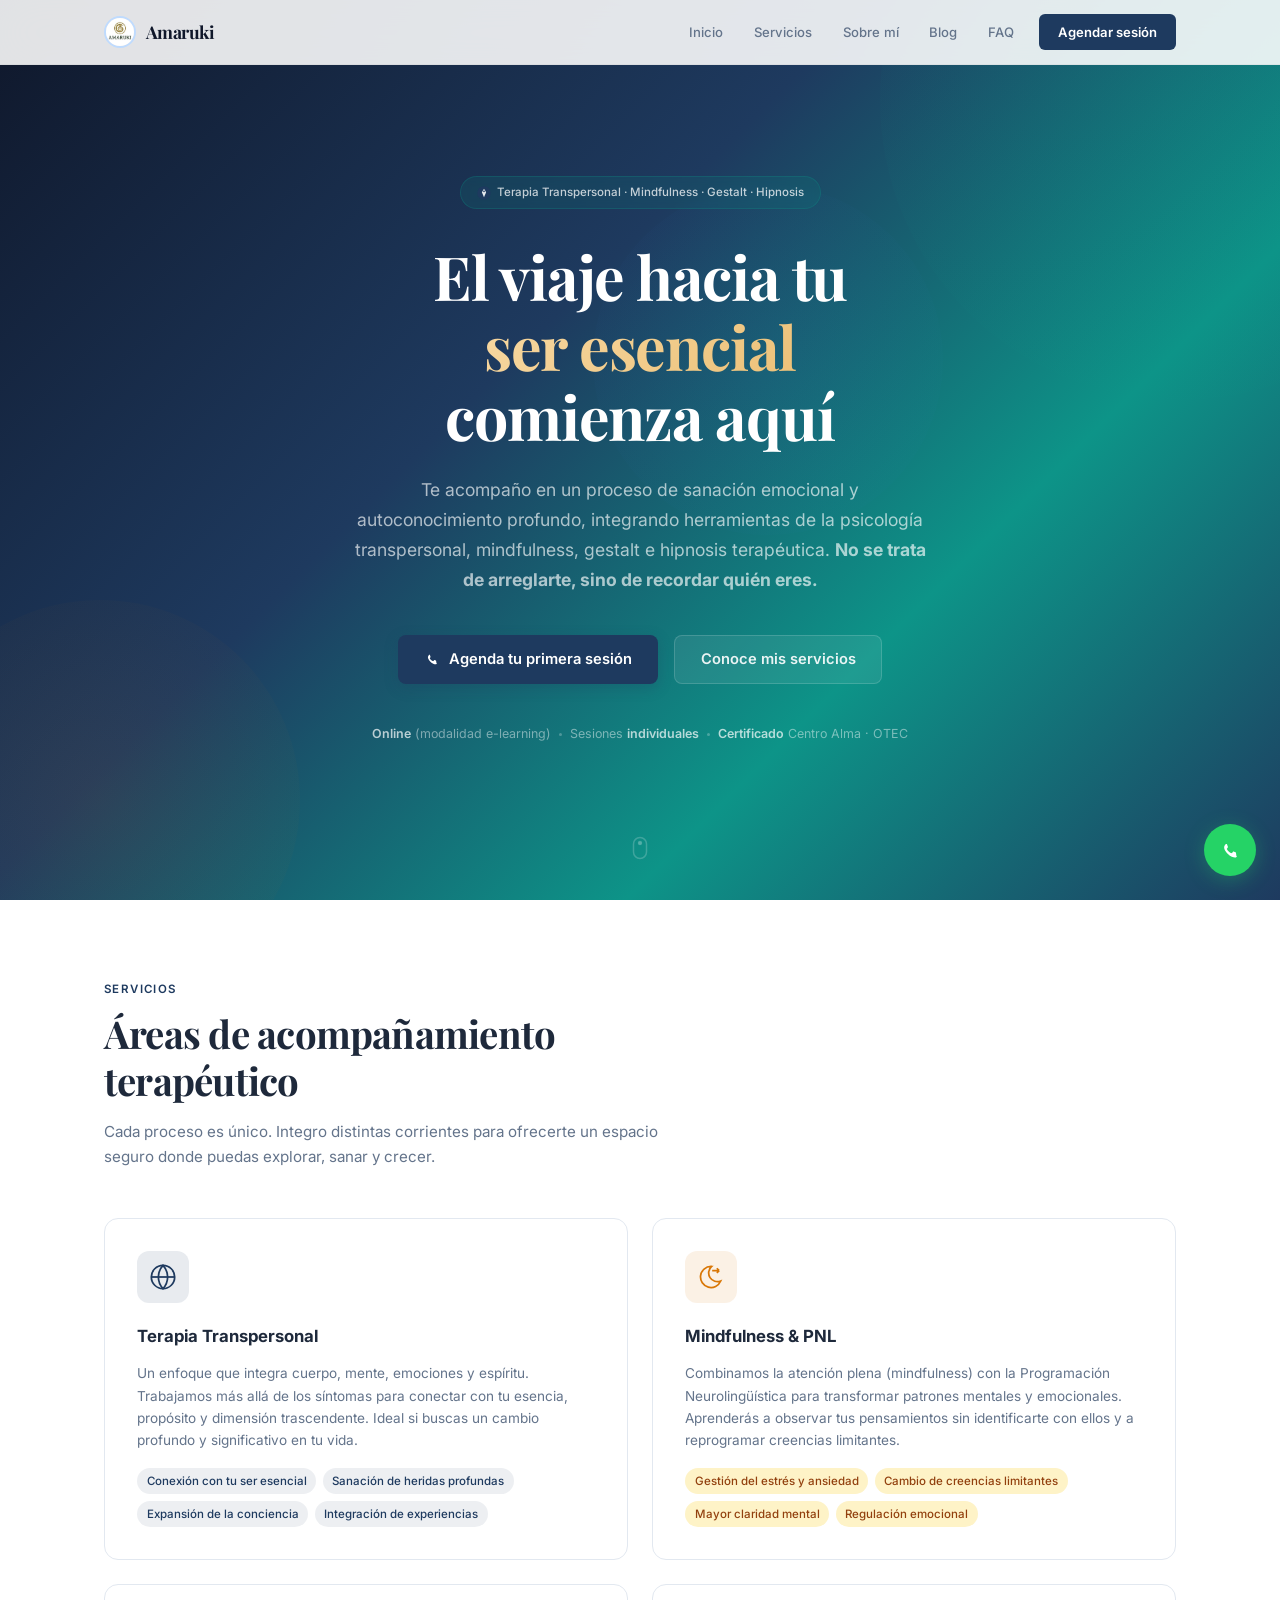
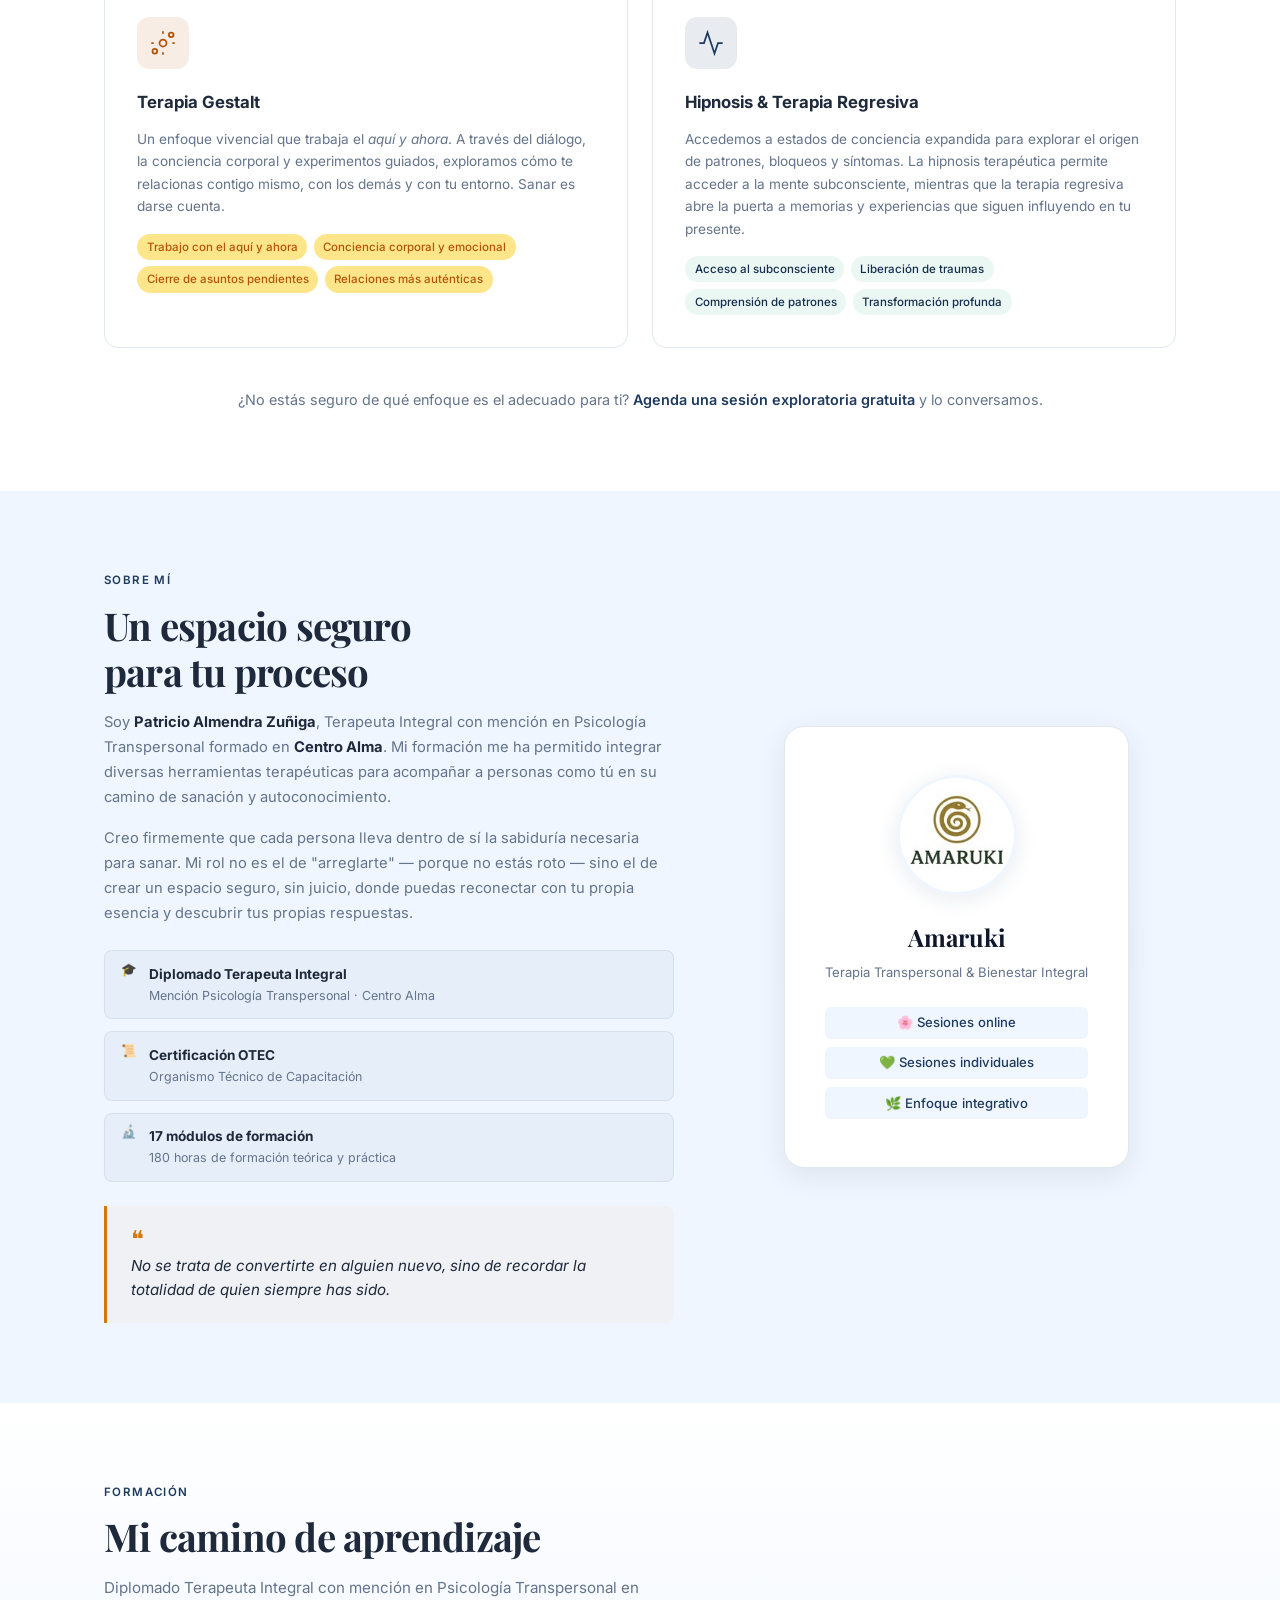
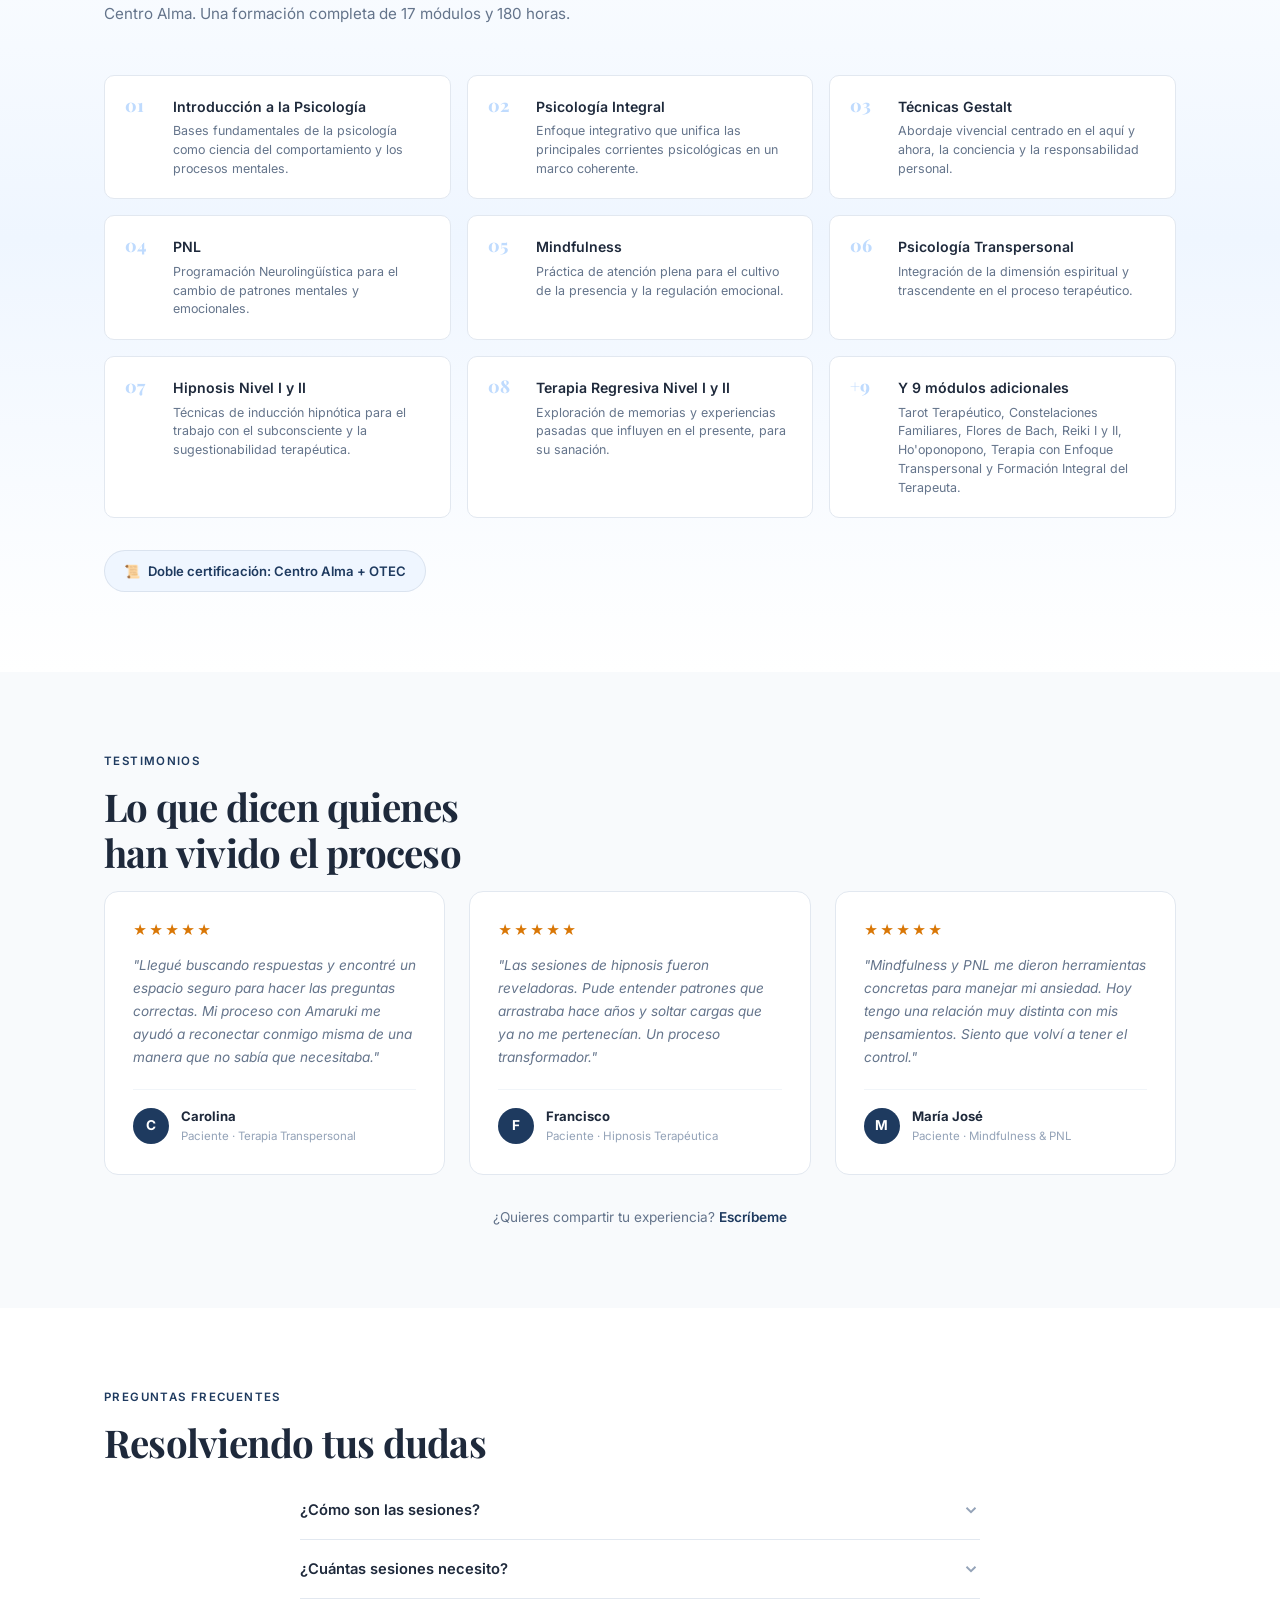
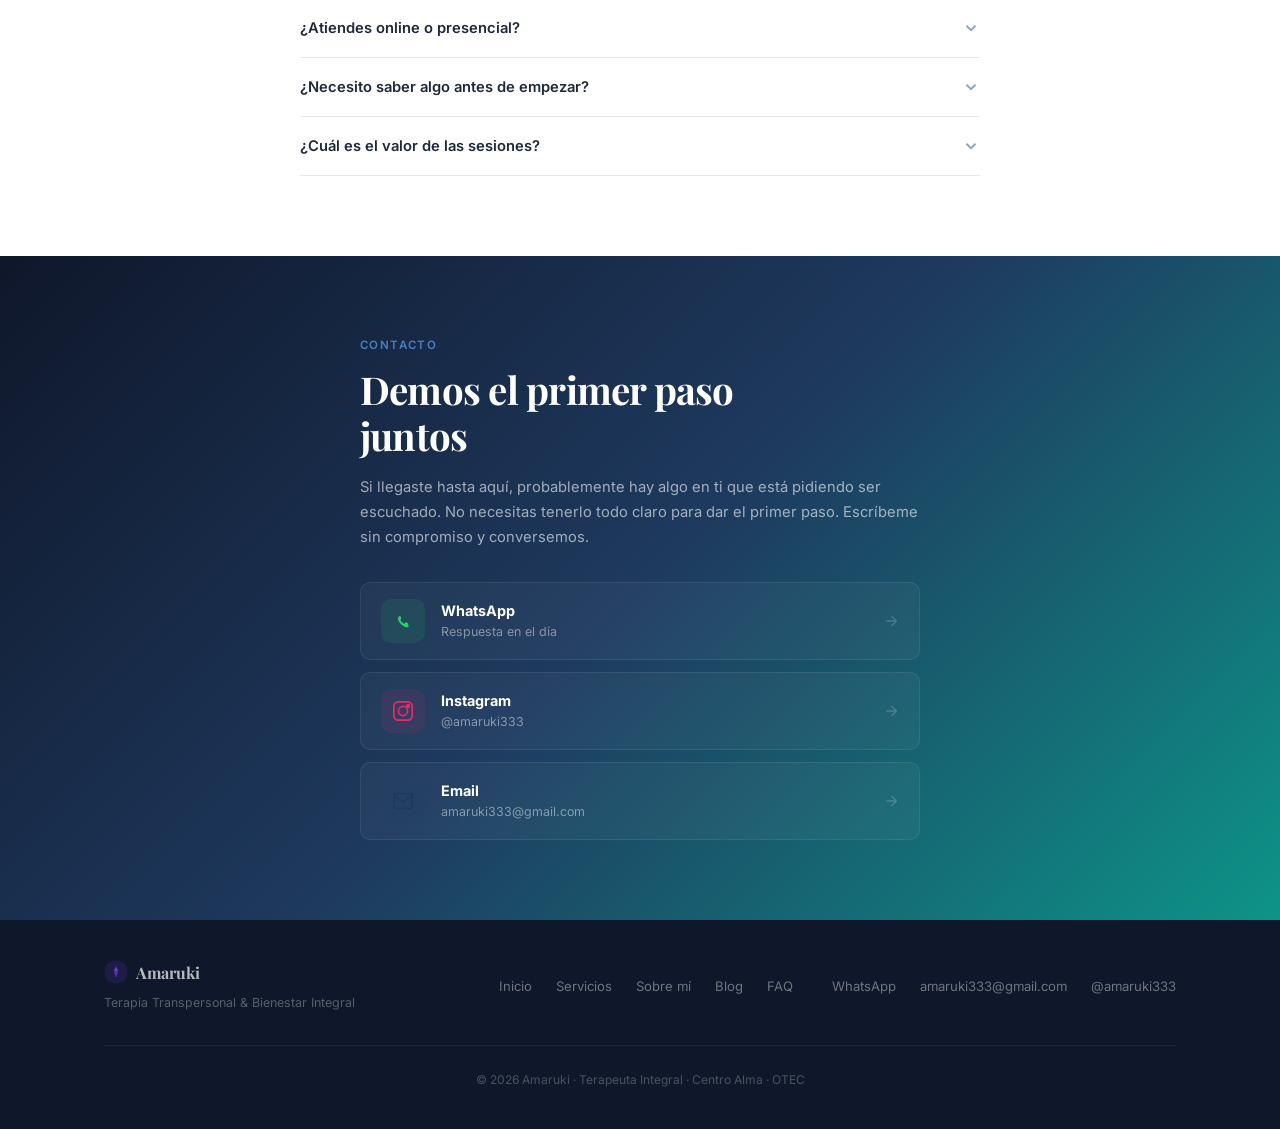
<file: index.html>
<!DOCTYPE html>
<html lang="es">
<head>
  <meta charset="UTF-8" />
  <meta name="viewport" content="width=device-width, initial-scale=1.0" />
  <title>Amaruki — Terapia Transpersonal & Bienestar Integral</title>
  <meta name="description" content="Amaruki: Terapia Transpersonal, Mindfulness, Gestalt e Hipnosis Terapéutica. Acompaño tu proceso de sanación emocional y autoconocimiento." />
  <meta property="og:title" content="Amaruki — Terapia Transpersonal & Bienestar Integral" />
  <meta property="og:description" content="Acompaño tu proceso de sanación emocional a través de Terapia Transpersonal, Mindfulness, Gestalt e Hipnosis Terapéutica." />
  <meta property="og:type" content="website" />
  <meta property="og:url" content="https://amaruki.cl" />
  <link rel="icon" type="image/jpeg" href="images/logo.jpg" />
  <meta property="og:image" content="https://petri314.github.io/amaruki/images/logo.jpg" />
  <link rel="preconnect" href="https://fonts.googleapis.com" />
  <link rel="preconnect" href="https://fonts.gstatic.com" crossorigin />
  <link href="https://fonts.googleapis.com/css2?family=Inter:wght@300;400;500;600;700;800;900&family=Playfair+Display:ital,wght@0,500;0,600;0,700;1,500&display=swap" rel="stylesheet" />
  <link rel="stylesheet" href="styles.css" />
</head>
<body>

  <!-- ═══ NAV ═══ -->
  <nav class="nav" id="nav">
    <div class="nav-inner">
      <a href="#" class="nav-brand">
        <img src="images/logo.jpg" alt="Amaruki" class="nav-logo-img" />
        <span class="nav-name">Amaruki</span>
      </a>
      <div class="nav-links" id="navLinks">
        <a href="#inicio" class="nav-link">Inicio</a>
        <a href="#servicios" class="nav-link">Servicios</a>
        <a href="#sobre-mi" class="nav-link">Sobre mí</a>
        <a href="blog.html" class="nav-link">Blog</a>
        <a href="#faq" class="nav-link">FAQ</a>
        <a href="#contacto" class="nav-cta">Agendar sesión</a>
      </div>
      <button class="nav-toggle" id="navToggle" aria-label="Menú">
        <span></span><span></span><span></span>
      </button>
    </div>
  </nav>

  <!-- ═══ HERO ═══ -->
  <header class="hero" id="inicio">
    <div class="hero-bg">
      <div class="hero-shape hero-shape-1"></div>
      <div class="hero-shape hero-shape-2"></div>
      <div class="hero-shape hero-shape-3"></div>
    </div>
    <div class="hero-content">
      <div class="hero-badge">
        <svg width="14" height="14" viewBox="0 0 100 100" fill="none" style="vertical-align:middle;margin-right:6px">
          <circle cx="50" cy="50" r="48" fill="#1E3A5F"/>
          <path d="M50 20 L65 45 L50 80 L35 45 Z" fill="white" opacity="0.9"/>
          <circle cx="50" cy="38" r="6" fill="#1E3A5F"/>
        </svg>
        Terapia Transpersonal · Mindfulness · Gestalt · Hipnosis
      </div>
      <h1 class="hero-title">
        <span class="hero-line">El viaje hacia tu</span>
        <span class="hero-line hero-accent">ser esencial</span>
        <span class="hero-line">comienza aquí</span>
      </h1>
      <p class="hero-desc">
        Te acompaño en un proceso de sanación emocional y autoconocimiento 
        profundo, integrando herramientas de la psicología transpersonal, 
        mindfulness, gestalt e hipnosis terapéutica. 
        <strong>No se trata de arreglarte, sino de recordar quién eres.</strong>
      </p>
      <div class="hero-actions">
        <a href="https://wa.me/56972347776" class="btn btn-primary" target="_blank" rel="noopener">
          <svg width="18" height="18" viewBox="0 0 24 24" fill="currentColor"><path d="M17.472 14.382c-.297-.149-1.758-.867-2.03-.967-.273-.099-.471-.148-.67.15-.197.297-.767.966-.94 1.164-.173.199-.347.223-.644.075-.297-.15-1.255-.463-2.39-1.475-.883-.788-1.48-1.761-1.653-2.059-.173-.297-.018-.458.13-.606.134-.134.298-.347.446-.562.149-.215.223-.4.298-.648.075-.248.024-.467-.025-.62-.05-.155-.51-1.406-.694-1.92-.186-.514-.372-.49-.533-.49-.148 0-.315 0-.481.032-.148.03-.412.186-.537.495-.148.32-1.167 1.14-1.167 2.78 0 1.64 1.194 3.223 1.362 3.445.168.222 2.348 3.587 5.69 5.028 1.233.534 2.193.66 2.954.715.34.025.648-.027.874-.08.277-.064.66-.265.803-.493.14-.222.11-.423.07-.58-.04-.156-.204-.228-.415-.33z"/></svg>
          Agenda tu primera sesión
        </a>
        <a href="#servicios" class="btn btn-ghost">Conoce mis servicios</a>
      </div>
      <div class="hero-meta">
        <div class="hero-meta-item">
          <strong>Online</strong> (modalidad e-learning)
        </div>
        <div class="hero-meta-dot"></div>
        <div class="hero-meta-item">
          Sesiones <strong>individuales</strong>
        </div>
        <div class="hero-meta-dot"></div>
        <div class="hero-meta-item">
          <strong>Certificado</strong> Centro Alma · OTEC
        </div>
      </div>
    </div>
    <div class="hero-scroll">
      <svg width="16" height="24" viewBox="0 0 16 24" fill="none" stroke="currentColor" stroke-width="1.5">
        <rect x="1.5" y="1.5" width="13" height="21" rx="6.5"/>
        <circle cx="8" cy="7" r="1.5" fill="currentColor"/>
      </svg>
    </div>
  </header>

  <!-- ═══ SERVICIOS ═══ -->
  <section class="section" id="servicios">
    <div class="container">
      <div class="section-label">Servicios</div>
      <h2 class="section-title">Áreas de acompañamiento<br/>terapéutico</h2>
      <p class="section-desc">
        Cada proceso es único. Integro distintas corrientes para ofrecerte 
        un espacio seguro donde puedas explorar, sanar y crecer.
      </p>

      <div class="servicios-grid" data-aos-stagger>
        <!-- Terapia Transpersonal -->
        <div class="servicio-card" data-aos>
          <div class="servicio-icon-wrapper">
            <div class="servicio-icon" style="background:rgba(30,58,95,0.1);color:#1E3A5F">
              <svg width="28" height="28" viewBox="0 0 24 24" fill="none" stroke="currentColor" stroke-width="1.5">
                <circle cx="12" cy="12" r="10"/>
                <path d="M12 2a15.3 15.3 0 014 10 15.3 15.3 0 01-4 10 15.3 15.3 0 01-4-10A15.3 15.3 0 0112 2z"/>
                <path d="M2 12h20"/>
              </svg>
            </div>
          </div>
          <h3 class="servicio-titulo">Terapia Transpersonal</h3>
          <p class="servicio-desc">
            Un enfoque que integra cuerpo, mente, emociones y espíritu. 
            Trabajamos más allá de los síntomas para conectar con tu 
            esencia, propósito y dimensión trascendente. Ideal si buscas 
            un cambio profundo y significativo en tu vida.
          </p>
          <ul class="servicio-beneficios">
            <li>Conexión con tu ser esencial</li>
            <li>Sanación de heridas profundas</li>
            <li>Expansión de la conciencia</li>
            <li>Integración de experiencias</li>
          </ul>
        </div>

        <!-- Mindfulness & PNL -->
        <div class="servicio-card" data-aos>
          <div class="servicio-icon-wrapper">
            <div class="servicio-icon" style="background:rgba(217,119,6,0.1);color:#D97706">
              <svg width="28" height="28" viewBox="0 0 24 24" fill="none" stroke="currentColor" stroke-width="1.5">
                <path d="M12 3c.132 0 .263 0 .393 0a7.5 7.5 0 007.92 12.446A9 9 0 1112 2.992z"/>
                <path d="M17 4.5l2 2m0 0l-2 2m2-2h-6"/>
              </svg>
            </div>
          </div>
          <h3 class="servicio-titulo">Mindfulness &amp; PNL</h3>
          <p class="servicio-desc">
            Combinamos la atención plena (mindfulness) con la 
            Programación Neurolingüística para transformar patrones 
            mentales y emocionales. Aprenderás a observar tus pensamientos 
            sin identificarte con ellos y a reprogramar creencias limitantes.
          </p>
          <ul class="servicio-beneficios">
            <li>Gestión del estrés y ansiedad</li>
            <li>Cambio de creencias limitantes</li>
            <li>Mayor claridad mental</li>
            <li>Regulación emocional</li>
          </ul>
        </div>

        <!-- Gestalt -->
        <div class="servicio-card" data-aos>
          <div class="servicio-icon-wrapper">
            <div class="servicio-icon" style="background:rgba(180,83,9,0.1);color:#B45309">
              <svg width="28" height="28" viewBox="0 0 24 24" fill="none" stroke="currentColor" stroke-width="1.5">
                <circle cx="12" cy="12" r="3"/>
                <circle cx="19" cy="5" r="2"/>
                <circle cx="5" cy="19" r="2"/>
                <path d="M12 2v2m0 16v2m-8-10H2m20 0h-2"/>
              </svg>
            </div>
          </div>
          <h3 class="servicio-titulo">Terapia Gestalt</h3>
          <p class="servicio-desc">
            Un enfoque vivencial que trabaja el <em>aquí y ahora</em>. 
            A través del diálogo, la conciencia corporal y experimentos 
            guiados, exploramos cómo te relacionas contigo mismo, con 
            los demás y con tu entorno. Sanar es darse cuenta.
          </p>
          <ul class="servicio-beneficios">
            <li>Trabajo con el aquí y ahora</li>
            <li>Conciencia corporal y emocional</li>
            <li>Cierre de asuntos pendientes</li>
            <li>Relaciones más auténticas</li>
          </ul>
        </div>

        <!-- Hipnosis y Terapia Regresiva -->
        <div class="servicio-card" data-aos>
          <div class="servicio-icon-wrapper">
            <div class="servicio-icon" style="background:rgba(30,58,95,0.1);color:#1E3A5F">
              <svg width="28" height="28" viewBox="0 0 24 24" fill="none" stroke="currentColor" stroke-width="1.5">
                <path d="M22 12h-4l-3 9L9 3l-3 9H2"/>
              </svg>
            </div>
          </div>
          <h3 class="servicio-titulo">Hipnosis &amp; Terapia Regresiva</h3>
          <p class="servicio-desc">
            Accedemos a estados de conciencia expandida para explorar 
            el origen de patrones, bloqueos y síntomas. La hipnosis 
            terapéutica permite acceder a la mente subconsciente, 
            mientras que la terapia regresiva abre la puerta a 
            memorias y experiencias que siguen influyendo en tu presente.
          </p>
          <ul class="servicio-beneficios">
            <li>Acceso al subconsciente</li>
            <li>Liberación de traumas</li>
            <li>Comprensión de patrones</li>
            <li>Transformación profunda</li>
          </ul>
        </div>
      </div>

      <div class="servicios-nota">
        <p>¿No estás seguro de qué enfoque es el adecuado para ti? 
        <a href="#contacto">Agenda una sesión exploratoria gratuita</a> y lo conversamos.</p>
      </div>
    </div>
  </section>

  <!-- ═══ SOBRE MÍ ═══ -->
  <section class="section section-alt" id="sobre-mi">
    <div class="container">
      <div class="sobre-grid">
        <div class="sobre-info" data-aos>
          <div class="section-label">Sobre mí</div>
          <h2 class="section-title">Un espacio seguro<br/>para tu proceso</h2>
          <div class="sobre-texto">
            <p>
              Soy <strong>Patricio Almendra Zuñiga</strong>, Terapeuta Integral con mención en 
              Psicología Transpersonal formado en <strong>Centro Alma</strong>. 
              Mi formación me ha permitido integrar diversas herramientas terapéuticas para 
              acompañar a personas como tú en su camino de sanación y autoconocimiento.
            </p>
            <p>
              Creo firmemente que cada persona lleva dentro de sí la sabiduría 
              necesaria para sanar. Mi rol no es el de "arreglarte" — porque no 
              estás roto — sino el de crear un espacio seguro, sin juicio, donde 
              puedas reconectar con tu propia esencia y descubrir tus propias respuestas.
            </p>
          </div>

          <div class="sobre-credenciales">
            <div class="sobre-credencial">
              <span class="sobre-credencial-icon">🎓</span>
              <div>
                <strong>Diplomado Terapeuta Integral</strong>
                <span>Mención Psicología Transpersonal · Centro Alma</span>
              </div>
            </div>
            <div class="sobre-credencial">
              <span class="sobre-credencial-icon">📜</span>
              <div>
                <strong>Certificación OTEC</strong>
                <span>Organismo Técnico de Capacitación</span>
              </div>
            </div>
            <div class="sobre-credencial">
              <span class="sobre-credencial-icon">🔬</span>
              <div>
                <strong>17 módulos de formación</strong>
                <span>180 horas de formación teórica y práctica</span>
              </div>
            </div>
          </div>

          <blockquote class="sobre-frase">
            <div class="sobre-frase-icon">❝</div>
            <p>No se trata de convertirte en alguien nuevo, sino de recordar 
            la totalidad de quien siempre has sido.</p>
          </blockquote>
        </div>

        <div class="sobre-visual" data-aos>
          <div class="sobre-card-glow">
            <div class="sobre-card">
              <div class="sobre-card-icon">
                <img src="images/logo.jpg" alt="Amaruki Logo" class="sobre-logo" />
              </div>
              <h3>Amaruki</h3>
              <p>Terapia Transpersonal &amp; Bienestar Integral</p>
              <div class="sobre-card-detalles">
                <span>🌸 Sesiones online</span>
                <span>💚 Sesiones individuales</span>
                <span>🌿 Enfoque integrativo</span>
              </div>
            </div>
          </div>
        </div>
      </div>
    </div>
  </section>

  <!-- ═══ FORMACIÓN ═══ -->
  <section class="section section-formacion">
    <div class="container">
      <div class="section-label">Formación</div>
      <h2 class="section-title">Mi camino de aprendizaje</h2>
      <p class="section-desc">
        Diplomado Terapeuta Integral con mención en Psicología Transpersonal 
        en Centro Alma. Una formación completa de 17 módulos y 180 horas.
      </p>

      <div class="formacion-grid" data-aos-stagger>
        <div class="formacion-item" data-aos>
          <div class="formacion-num">01</div>
          <div class="formacion-contenido">
            <h4>Introducción a la Psicología</h4>
            <p>Bases fundamentales de la psicología como ciencia del comportamiento y los procesos mentales.</p>
          </div>
        </div>
        <div class="formacion-item" data-aos>
          <div class="formacion-num">02</div>
          <div class="formacion-contenido">
            <h4>Psicología Integral</h4>
            <p>Enfoque integrativo que unifica las principales corrientes psicológicas en un marco coherente.</p>
          </div>
        </div>
        <div class="formacion-item" data-aos>
          <div class="formacion-num">03</div>
          <div class="formacion-contenido">
            <h4>Técnicas Gestalt</h4>
            <p>Abordaje vivencial centrado en el aquí y ahora, la conciencia y la responsabilidad personal.</p>
          </div>
        </div>
        <div class="formacion-item" data-aos>
          <div class="formacion-num">04</div>
          <div class="formacion-contenido">
            <h4>PNL</h4>
            <p>Programación Neurolingüística para el cambio de patrones mentales y emocionales.</p>
          </div>
        </div>
        <div class="formacion-item" data-aos>
          <div class="formacion-num">05</div>
          <div class="formacion-contenido">
            <h4>Mindfulness</h4>
            <p>Práctica de atención plena para el cultivo de la presencia y la regulación emocional.</p>
          </div>
        </div>
        <div class="formacion-item" data-aos>
          <div class="formacion-num">06</div>
          <div class="formacion-contenido">
            <h4>Psicología Transpersonal</h4>
            <p>Integración de la dimensión espiritual y trascendente en el proceso terapéutico.</p>
          </div>
        </div>
        <div class="formacion-item" data-aos>
          <div class="formacion-num">07</div>
          <div class="formacion-contenido">
            <h4>Hipnosis Nivel I y II</h4>
            <p>Técnicas de inducción hipnótica para el trabajo con el subconsciente y la sugestionabilidad terapéutica.</p>
          </div>
        </div>
        <div class="formacion-item" data-aos>
          <div class="formacion-num">08</div>
          <div class="formacion-contenido">
            <h4>Terapia Regresiva Nivel I y II</h4>
            <p>Exploración de memorias y experiencias pasadas que influyen en el presente, para su sanación.</p>
          </div>
        </div>
        <div class="formacion-item" data-aos>
          <div class="formacion-num">+9</div>
          <div class="formacion-contenido">
            <h4>Y 9 módulos adicionales</h4>
            <p>Tarot Terapéutico, Constelaciones Familiares, Flores de Bach, Reiki I y II, Ho'oponopono, Terapia con Enfoque Transpersonal y Formación Integral del Terapeuta.</p>
          </div>
        </div>
      </div>

      <div class="formacion-badge">
        <span class="formacion-badge-icon">📜</span>
        Doble certificación: Centro Alma + OTEC
      </div>
    </div>
  </section>

  <!-- ═══ TESTIMONIOS (placeholder) ═══ -->
  <section class="section section-gray" id="testimonios">
    <div class="container">
      <div class="section-label">Testimonios</div>
      <h2 class="section-title">Lo que dicen quienes<br/>han vivido el proceso</h2>
      <div class="testimonios-grid" data-aos-stagger>
        <div class="testimonio-card" data-aos>
          <div class="testimonio-estrellas">★★★★★</div>
          <p class="testimonio-texto">
            "Llegué buscando respuestas y encontré un espacio seguro para 
            hacer las preguntas correctas. Mi proceso con Amaruki me ayudó 
            a reconectar conmigo misma de una manera que no sabía que necesitaba."
          </p>
          <div class="testimonio-autor">
            <div class="testimonio-avatar">C</div>
            <div>
              <strong>Carolina</strong>
              <span>Paciente · Terapia Transpersonal</span>
            </div>
          </div>
        </div>
        <div class="testimonio-card" data-aos>
          <div class="testimonio-estrellas">★★★★★</div>
          <p class="testimonio-texto">
            "Las sesiones de hipnosis fueron reveladoras. Pude entender 
            patrones que arrastraba hace años y soltar cargas que ya no 
            me pertenecían. Un proceso transformador."
          </p>
          <div class="testimonio-autor">
            <div class="testimonio-avatar">F</div>
            <div>
              <strong>Francisco</strong>
              <span>Paciente · Hipnosis Terapéutica</span>
            </div>
          </div>
        </div>
        <div class="testimonio-card" data-aos>
          <div class="testimonio-estrellas">★★★★★</div>
          <p class="testimonio-texto">
            "Mindfulness y PNL me dieron herramientas concretas para 
            manejar mi ansiedad. Hoy tengo una relación muy distinta 
            con mis pensamientos. Siento que volví a tener el control."
          </p>
          <div class="testimonio-autor">
            <div class="testimonio-avatar">M</div>
            <div>
              <strong>María José</strong>
              <span>Paciente · Mindfulness & PNL</span>
            </div>
          </div>
        </div>
      </div>
      <p class="testimonios-footer">
        ¿Quieres compartir tu experiencia? <a href="#contacto">Escríbeme</a>
      </p>
    </div>
  </section>

  <!-- ═══ FAQ ═══ -->
  <section class="section" id="faq">
    <div class="container">
      <div class="section-label">Preguntas frecuentes</div>
      <h2 class="section-title">Resolviendo tus dudas</h2>
      <div class="faq-list" data-aos-stagger>
        <div class="faq-item" data-aos>
          <button class="faq-q">
            <span>¿Cómo son las sesiones?</span>
            <svg class="faq-chev" width="18" height="18" viewBox="0 0 24 24" fill="none" stroke="currentColor" stroke-width="2.5"><polyline points="6 9 12 15 18 9"/></svg>
          </button>
          <div class="faq-a">
            <p>Cada sesión tiene una duración de 60 a 90 minutos, dependiendo del enfoque y tus necesidades. Trabajamos en un espacio de confianza y confidencialidad, ya sea online (vía Zoom) o presencial. La primera sesión es exploratoria: conversamos sobre lo que te trae, resolvemos dudas y definimos un plan de trabajo.</p>
          </div>
        </div>
        <div class="faq-item" data-aos>
          <button class="faq-q">
            <span>¿Cuántas sesiones necesito?</span>
            <svg class="faq-chev" width="18" height="18" viewBox="0 0 24 24" fill="none" stroke="currentColor" stroke-width="2.5"><polyline points="6 9 12 15 18 9"/></svg>
          </button>
          <div class="faq-a">
            <p>Depende de cada persona y de lo que quieras trabajar. Algunas personas encuentran lo que buscan en 4 a 6 sesiones, mientras que otras prefieren un acompañamiento más prolongado para procesos profundos. No hay compromiso mínimo: tú decides tu proceso.</p>
          </div>
        </div>
        <div class="faq-item" data-aos>
          <button class="faq-q">
            <span>¿Atiendes online o presencial?</span>
            <svg class="faq-chev" width="18" height="18" viewBox="0 0 24 24" fill="none" stroke="currentColor" stroke-width="2.5"><polyline points="6 9 12 15 18 9"/></svg>
          </button>
          <div class="faq-a">
            <p>Por ahora atiendo exclusivamente online vía Zoom. Las sesiones online son igual de efectivas que las presenciales y tienen la ventaja de que puedes realizarlas desde la comodidad de tu hogar. A futuro espero tener un espacio presencial en Santiago.</p>
          </div>
        </div>
        <div class="faq-item" data-aos>
          <button class="faq-q">
            <span>¿Necesito saber algo antes de empezar?</span>
            <svg class="faq-chev" width="18" height="18" viewBox="0 0 24 24" fill="none" stroke="currentColor" stroke-width="2.5"><polyline points="6 9 12 15 18 9"/></svg>
          </button>
          <div class="faq-a">
            <p>Solo necesitas tener la disposición de mirar hacia adentro. No importa si nunca has hecho terapia antes, si estás confundido o si no sabes exactamente qué necesitas. Eso lo descubriremos juntos. Todo lo que conversamos es estrictamente confidencial.</p>
          </div>
        </div>
        <div class="faq-item" data-aos>
          <button class="faq-q">
            <span>¿Cuál es el valor de las sesiones?</span>
            <svg class="faq-chev" width="18" height="18" viewBox="0 0 24 24" fill="none" stroke="currentColor" stroke-width="2.5"><polyline points="6 9 12 15 18 9"/></svg>
          </button>
          <div class="faq-a">
            <p>La primera sesión exploratoria es gratuita y sin compromiso. Los valores de las sesiones regulares los conversamos directamente, ya que dependen de la modalidad y del tipo de acompañamiento que busques. Escríbeme y te cuento sin compromiso.</p>
          </div>
        </div>
      </div>
    </div>
  </section>

  <!-- ═══ CONTACTO ═══ -->
  <section class="section section-contacto" id="contacto">
    <div class="container">
      <div class="contacto-grid" style="grid-template-columns:1fr;max-width:560px;margin:0 auto">
        <div class="contacto-info" data-aos>
          <div class="section-label">Contacto</div>
          <h2 class="section-title">Demos el primer paso<br/>juntos</h2>
          <p class="contacto-desc">
            Si llegaste hasta aquí, probablemente hay algo en ti que está 
            pidiendo ser escuchado. No necesitas tenerlo todo claro para 
            dar el primer paso. Escríbeme sin compromiso y conversemos.
          </p>

          <div class="contacto-metodos">
            <a href="https://wa.me/56972347776" class="contacto-metodo" target="_blank" rel="noopener">
              <div class="contacto-metodo-icon" style="background:rgba(37,211,102,0.1);color:#25D366">
                <svg width="22" height="22" viewBox="0 0 24 24" fill="currentColor"><path d="M17.472 14.382c-.297-.149-1.758-.867-2.03-.967-.273-.099-.471-.148-.67.15-.197.297-.767.966-.94 1.164-.173.199-.347.223-.644.075-.297-.15-1.255-.463-2.39-1.475-.883-.788-1.48-1.761-1.653-2.059-.173-.297-.018-.458.13-.606.134-.134.298-.347.446-.562.149-.215.223-.4.298-.648.075-.248.024-.467-.025-.62-.05-.155-.51-1.406-.694-1.92-.186-.514-.372-.49-.533-.49-.148 0-.315 0-.481.032-.148.03-.412.186-.537.495-.148.32-1.167 1.14-1.167 2.78 0 1.64 1.194 3.223 1.362 3.445.168.222 2.348 3.587 5.69 5.028 1.233.534 2.193.66 2.954.715.34.025.648-.027.874-.08.277-.064.66-.265.803-.493.14-.222.11-.423.07-.58-.04-.156-.204-.228-.415-.33z"/></svg>
              </div>
              <div>
                <strong>WhatsApp</strong>
                <span>Respuesta en el día</span>
              </div>
              <svg class="contacto-arrow" width="16" height="16" viewBox="0 0 24 24" fill="none" stroke="currentColor" stroke-width="2"><path d="M5 12h14M13 5l7 7-7 7"/></svg>
            </a>
            <a href="https://instagram.com/amaruki333" class="contacto-metodo" target="_blank" rel="noopener">
              <div class="contacto-metodo-icon" style="background:rgba(228,45,105,0.1);color:#E42D69">
                <svg width="22" height="22" viewBox="0 0 24 24" fill="none" stroke="currentColor" stroke-width="1.8"><rect x="2" y="2" width="20" height="20" rx="5"/><circle cx="12" cy="12" r="5"/><circle cx="17.5" cy="6.5" r="1.5" fill="currentColor"/></svg>
              </div>
              <div>
                <strong>Instagram</strong>
                <span>@amaruki333</span>
              </div>
              <svg class="contacto-arrow" width="16" height="16" viewBox="0 0 24 24" fill="none" stroke="currentColor" stroke-width="2"><path d="M5 12h14M13 5l7 7-7 7"/></svg>
            </a>
            <a href="mailto:amaruki333@gmail.com" class="contacto-metodo">
              <div class="contacto-metodo-icon" style="background:rgba(30,58,95,0.1);color:#1E3A5F">
                <svg width="22" height="22" viewBox="0 0 24 24" fill="none" stroke="currentColor" stroke-width="2"><path d="M4 4h16c1.1 0 2 .9 2 2v12c0 1.1-.9 2-2 2H4c-1.1 0-2-.9-2-2V6c0-1.1.9-2 2-2z"/><polyline points="22,6 12,13 2,6"/></svg>
              </div>
              <div>
                <strong>Email</strong>
                <span>amaruki333@gmail.com</span>
              </div>
              <svg class="contacto-arrow" width="16" height="16" viewBox="0 0 24 24" fill="none" stroke="currentColor" stroke-width="2"><path d="M5 12h14M13 5l7 7-7 7"/></svg>
            </a>
          </div>
        </div>


      </div>
    </div>
  </section>

  <!-- ═══ FOOTER ═══ -->
  <footer class="footer">
    <div class="container">
      <div class="footer-grid">
        <div class="footer-brand">
          <svg width="24" height="24" viewBox="0 0 100 100" fill="none">
            <circle cx="50" cy="50" r="48" fill="#7C3AED" opacity="0.15"/>
            <path d="M50 25 L60 45 L50 75 L40 45 Z" fill="#7C3AED" opacity="0.6"/>
            <circle cx="50" cy="40" r="5" fill="#7C3AED"/>
          </svg>
          <span class="footer-name">Amaruki</span>
          <p class="footer-tagline">Terapia Transpersonal &amp; Bienestar Integral</p>
        </div>
        <div class="footer-links">
          <a href="#inicio">Inicio</a>
          <a href="#servicios">Servicios</a>
          <a href="#sobre-mi">Sobre mí</a>
          <a href="blog.html">Blog</a>
          <a href="#faq">FAQ</a>
        </div>
        <div class="footer-contact">
          <a href="https://wa.me/56972347776" target="_blank" rel="noopener">WhatsApp</a>
          <a href="mailto:amaruki333@gmail.com">amaruki333@gmail.com</a>
          <a href="https://instagram.com/amaruki333" target="_blank" rel="noopener">@amaruki333</a>
        </div>
      </div>
      <div class="footer-bottom">
        <p>© 2026 Amaruki · Terapeuta Integral · Centro Alma · OTEC</p>
      </div>
    </div>
  </footer>

  <!-- ═══ WHATSAPP FLOATING BUTTON ═══ -->
  <a href="https://wa.me/56972347776" class="whatsapp-float" target="_blank" rel="noopener noreferrer" aria-label="Chatea por WhatsApp">
    <svg viewBox="0 0 24 24" fill="white" xmlns="http://www.w3.org/2000/svg">
      <path d="M17.472 14.382c-.297-.149-1.758-.867-2.03-.967-.273-.099-.471-.148-.67.15-.197.297-.767.966-.94 1.164-.173.199-.347.223-.644.075-.297-.15-1.255-.463-2.39-1.475-.883-.788-1.48-1.761-1.653-2.059-.173-.297-.018-.458.13-.606.134-.134.298-.347.446-.562.149-.215.223-.4.298-.648.075-.248.024-.467-.025-.62-.05-.155-.51-1.406-.694-1.92-.186-.514-.372-.49-.533-.49-.148 0-.315 0-.481.032-.148.03-.412.186-.537.495-.148.32-1.167 1.14-1.167 2.78 0 1.64 1.194 3.223 1.362 3.445.168.222 2.348 3.587 5.69 5.028 1.233.534 2.193.66 2.954.715.34.025.648-.027.874-.08.277-.064.66-.265.803-.493.14-.222.11-.423.07-.58-.04-.156-.204-.228-.415-.33z"/>
    </svg>
    <span class="whatsapp-tooltip">Escríbeme por WhatsApp</span>
  </a>

  <script src="main.js"></script>
</body>
</html>
</file>
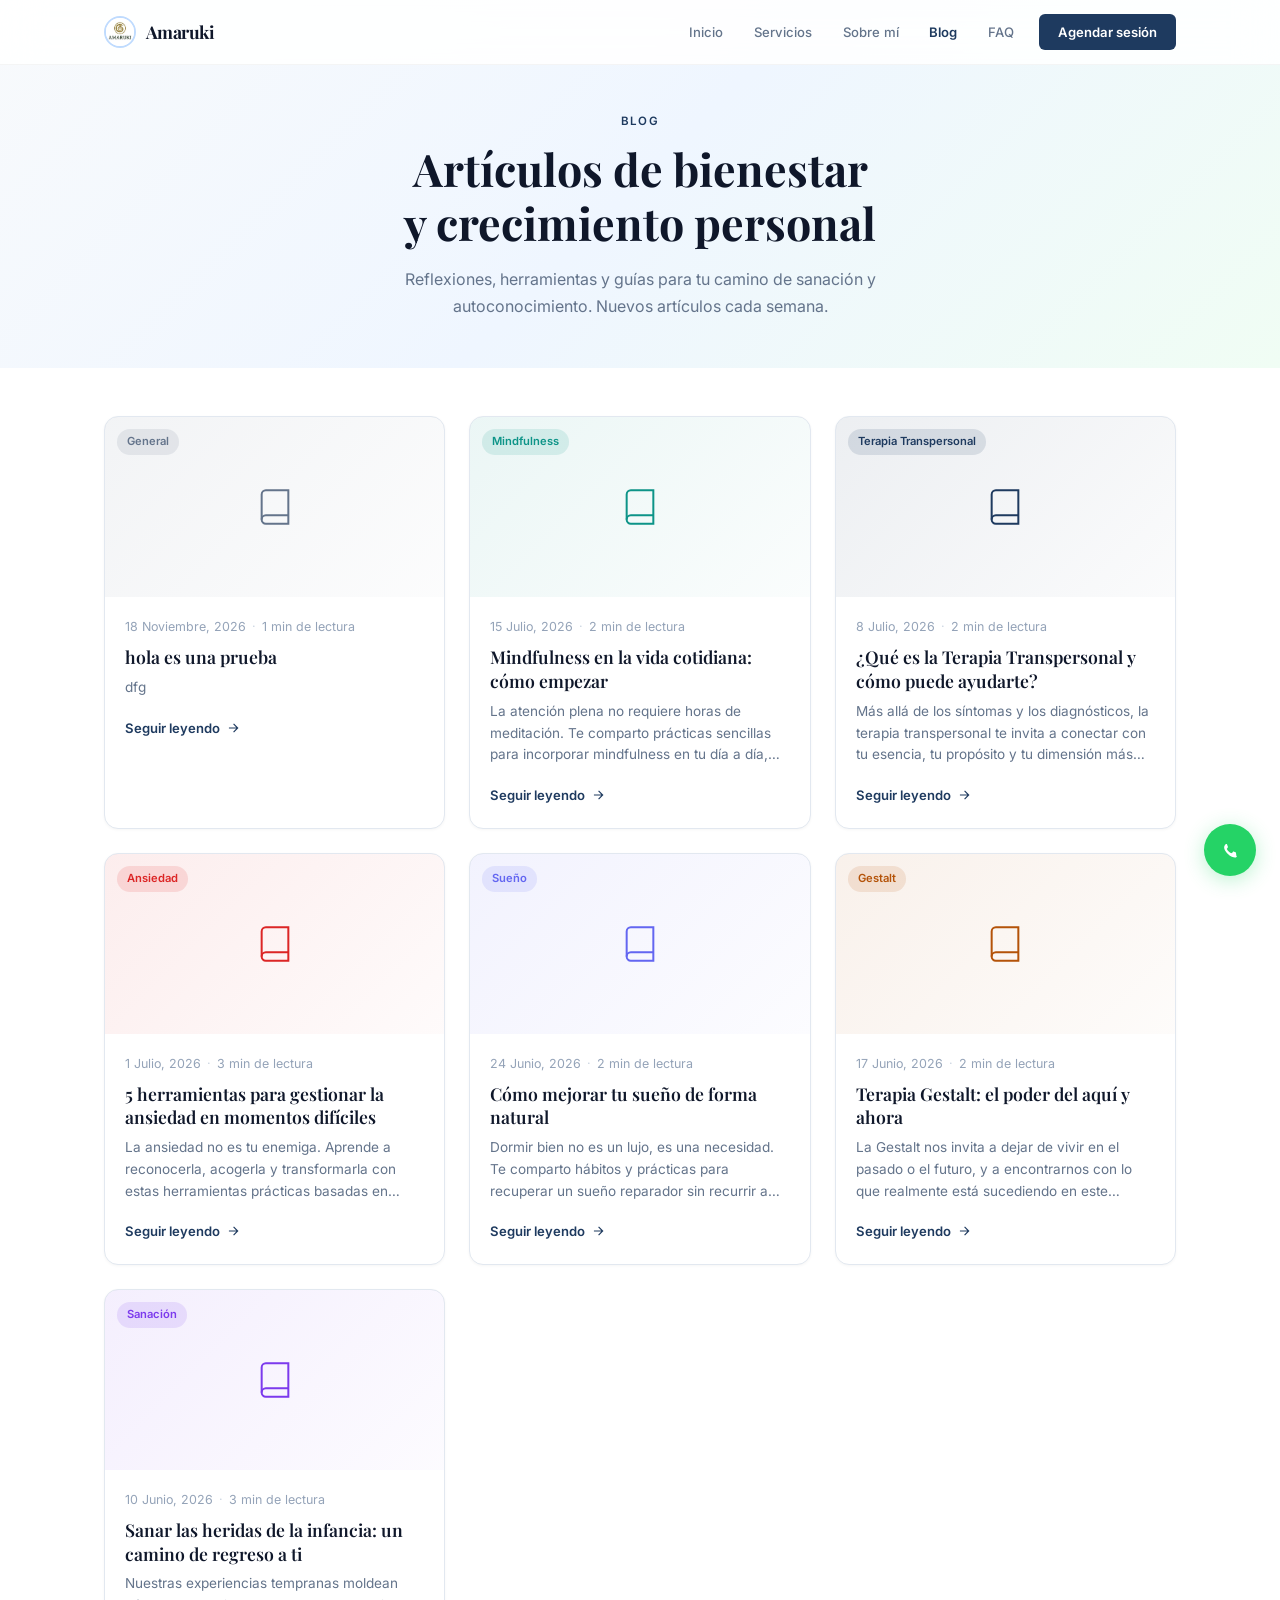
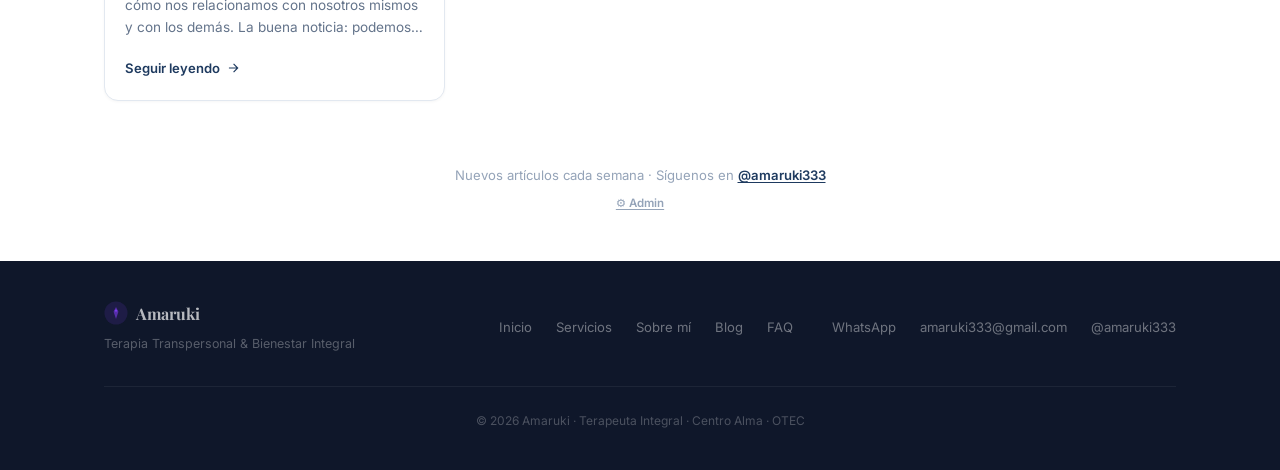
<file: blog.html>
<!DOCTYPE html>
<html lang="es">
<head>
  <meta charset="UTF-8" />
  <meta name="viewport" content="width=device-width, initial-scale=1.0" />
  <title>Blog — Amaruki</title>
  <meta name="description" content="Blog de Amaruki: artículos sobre terapia transpersonal, mindfulness, gestalt, hipnosis y bienestar integral." />
  <meta property="og:title" content="Blog — Amaruki" />
  <meta property="og:description" content="Artículos de bienestar y crecimiento personal para tu camino de sanación y autoconocimiento." />
  <meta property="og:type" content="website" />
  <meta property="og:url" content="https://petri314.github.io/amaruki/blog" />
  <link rel="icon" type="image/jpeg" href="images/logo.jpg" />
  <link rel="preconnect" href="https://fonts.googleapis.com" />
  <link rel="preconnect" href="https://fonts.gstatic.com" crossorigin />
  <link href="https://fonts.googleapis.com/css2?family=Inter:wght@300;400;500;600;700;800;900&family=Playfair+Display:ital,wght@0,500;0,600;0,700;1,500&display=swap" rel="stylesheet" />
  <link rel="stylesheet" href="styles.css" />
  <link rel="stylesheet" href="css/blog.css" />
</head>
<body>

  <!-- ═══ NAV ═══ -->
  <nav class="nav scrolled" id="nav">
    <div class="nav-inner">
      <a href="index.html" class="nav-brand">
        <img src="images/logo.jpg" alt="Amaruki" class="nav-logo-img" />
        <span class="nav-name">Amaruki</span>
      </a>
      <div class="nav-links" id="navLinks">
        <a href="index.html" class="nav-link">Inicio</a>
        <a href="index.html#servicios" class="nav-link">Servicios</a>
        <a href="index.html#sobre-mi" class="nav-link">Sobre mí</a>
        <a href="blog.html" class="nav-link" style="color:#1E3A5F;font-weight:600">Blog</a>
        <a href="index.html#faq" class="nav-link">FAQ</a>
        <a href="https://wa.me/56972347776" class="nav-cta" target="_blank" rel="noopener">Agendar sesión</a>
      </div>
      <button class="nav-toggle" id="navToggle" aria-label="Menú">
        <span></span><span></span><span></span>
      </button>
    </div>
  </nav>

  <!-- ═══ BLOG APP ═══ -->
  <main id="blog-app">
    <!-- El JS renderiza aquí la lista o el artículo -->
  </main>

  <!-- ═══ WHATSAPP FLOATING BUTTON ═══ -->
  <a href="https://wa.me/56972347776" class="whatsapp-float" target="_blank" rel="noopener noreferrer" aria-label="Chatea por WhatsApp">
    <svg viewBox="0 0 24 24" fill="white" xmlns="http://www.w3.org/2000/svg">
      <path d="M17.472 14.382c-.297-.149-1.758-.867-2.03-.967-.273-.099-.471-.148-.67.15-.197.297-.767.966-.94 1.164-.173.199-.347.223-.644.075-.297-.15-1.255-.463-2.39-1.475-.883-.788-1.48-1.761-1.653-2.059-.173-.297-.018-.458.13-.606.134-.134.298-.347.446-.562.149-.215.223-.4.298-.648.075-.248.024-.467-.025-.62-.05-.155-.51-1.406-.694-1.92-.186-.514-.372-.49-.533-.49-.148 0-.315 0-.481.032-.148.03-.412.186-.537.495-.148.32-1.167 1.14-1.167 2.78 0 1.64 1.194 3.223 1.362 3.445.168.222 2.348 3.587 5.69 5.028 1.233.534 2.193.66 2.954.715.34.025.648-.027.874-.08.277-.064.66-.265.803-.493.14-.222.11-.423.07-.58-.04-.156-.204-.228-.415-.33z"/>
    </svg>
    <span class="whatsapp-tooltip">Escríbeme por WhatsApp</span>
  </a>

  <!-- ═══ FOOTER ═══ -->
  <footer class="footer">
    <div class="container">
      <div class="footer-grid">
        <div class="footer-brand">
          <svg width="24" height="24" viewBox="0 0 100 100" fill="none">
            <circle cx="50" cy="50" r="48" fill="#7C3AED" opacity="0.15"/>
            <path d="M50 25 L60 45 L50 75 L40 45 Z" fill="#7C3AED" opacity="0.6"/>
            <circle cx="50" cy="40" r="5" fill="#7C3AED"/>
          </svg>
          <span class="footer-name">Amaruki</span>
          <p class="footer-tagline">Terapia Transpersonal &amp; Bienestar Integral</p>
        </div>
        <div class="footer-links">
          <a href="index.html">Inicio</a>
          <a href="index.html#servicios">Servicios</a>
          <a href="index.html#sobre-mi">Sobre mí</a>
          <a href="blog.html">Blog</a>
          <a href="index.html#faq">FAQ</a>
        </div>
        <div class="footer-contact">
          <a href="https://wa.me/56972347776" target="_blank" rel="noopener">WhatsApp</a>
          <a href="mailto:amaruki333@gmail.com">amaruki333@gmail.com</a>
          <a href="https://instagram.com/amaruki333" target="_blank" rel="noopener">@amaruki333</a>
        </div>
      </div>
      <div class="footer-bottom">
        <p>© 2026 Amaruki · Terapeuta Integral · Centro Alma · OTEC</p>
      </div>
    </div>
  </footer>

  <script src="main.js"></script>
  <script src="js/blog-data.js"></script>
  <script src="js/blog.js"></script>
</body>
</html>
</file>
<file: styles.css>
/* ═══════════════════════════════════════════════════════
   AMARUKI — Amaru (serpiente que renace) + Ki (energía vital)
   ═══════════════════════════════════════════════════════ */

:root {
  --primary: #1E3A5F;
  --primary-dark: #152E4D;
  --primary-darker: #0F1F3D;
  --primary-light: #3B82F6;
  --primary-lighter: #BFDBFE;
  --primary-bg: #EFF6FF;

  --gold: #D97706;
  --gold-light: #FEF3C7;
  --gold-glow: rgba(217,119,6,0.15);

  --teal: #0D9488;
  --teal-light: #CCFBF1;

  --terracotta: #B45309;
  --terracotta-light: #FDE68A;

  --serpent-dark: #0F172A;

  --gray-50: #F8FAFC;
  --gray-100: #F1F5F9;
  --gray-200: #E2E8F0;
  --gray-300: #CBD5E1;
  --gray-400: #94A3B8;

  --text: #1E293B;
  --text-sec: #64748B;
  --text-ter: #94A3B8;
  --text-white: #FFFFFF;

  --radius: 10px;
  --radius-lg: 14px;
  --radius-xl: 20px;

  --font: 'Inter', system-ui, -apple-system, sans-serif;
  --font-display: 'Playfair Display', Georgia, serif;

  --shadow: 0 1px 3px rgba(0,0,0,0.04);
  --shadow-md: 0 4px 16px rgba(0,0,0,0.06);
  --shadow-lg: 0 8px 30px rgba(0,0,0,0.08);
  --shadow-xl: 0 20px 60px rgba(30,58,95,0.12);
}

/* ── Reset ── */
*, *::before, *::after { box-sizing: border-box; margin: 0; padding: 0; }
html { scroll-behavior: smooth; -webkit-font-smoothing: antialiased; }
body { font-family: var(--font); background: #fff; color: var(--text); line-height: 1.6; overflow-x: hidden; }
a { text-decoration: none; color: inherit; }
button { font-family: inherit; cursor: pointer; border: none; background: none; }
::selection { background: rgba(30,58,95,0.12); color: var(--text); }
::-webkit-scrollbar { width: 5px; }
::-webkit-scrollbar-thumb { background: rgba(30,58,95,0.15); border-radius: 99px; }

.container { max-width: 1120px; margin: 0 auto; padding: 0 1.5rem; }

/* ═══ ANIMATIONS ═══ */
@keyframes fadeUp {
  from { opacity: 0; transform: translateY(20px); }
  to { opacity: 1; transform: translateY(0); }
}
@keyframes float {
  0%, 100% { transform: translateY(0px); }
  50% { transform: translateY(-8px); }
}
@keyframes glowGold {
  0%, 100% { opacity: 0.3; transform: scale(1); }
  50% { opacity: 0.7; transform: scale(1.08); }
}
@keyframes glowEmerald {
  0%, 100% { opacity: 0.3; box-shadow: 0 0 20px rgba(5,150,105,0.1); }
  50% { opacity: 0.6; box-shadow: 0 0 40px rgba(5,150,105,0.2); }
}
@keyframes fadeIn {
  from { opacity: 0; transform: translateY(12px); }
  to { opacity: 1; transform: translateY(0); }
}
@keyframes morphShape {
  0% { border-radius: 60% 40% 30% 70% / 60% 30% 70% 40%; }
  50% { border-radius: 30% 60% 70% 40% / 50% 60% 30% 60%; }
  100% { border-radius: 60% 40% 30% 70% / 60% 30% 70% 40%; }
}
@keyframes serpentineWave {
  0% { transform: translateX(-10px) translateY(0); opacity: 0.3; }
  25% { transform: translateX(0) translateY(-5px); opacity: 0.6; }
  50% { transform: translateX(10px) translateY(0); opacity: 0.3; }
  75% { transform: translateX(0) translateY(5px); opacity: 0.6; }
  100% { transform: translateX(-10px) translateY(0); opacity: 0.3; }
}
@keyframes scaleIn {
  from { opacity: 0; transform: scale(0.85); }
  to { opacity: 1; transform: scale(1); }
}
@keyframes slideLeft {
  from { opacity: 0; transform: translateX(-40px); }
  to { opacity: 1; transform: translateX(0); }
}
@keyframes slideRight {
  from { opacity: 0; transform: translateX(40px); }
  to { opacity: 1; transform: translateX(0); }
}
@keyframes shimmer {
  0% { background-position: -200% center; }
  100% { background-position: 200% center; }
}

/* ── Scroll Reveal (data-aos) ── */
[data-aos] {
  opacity: 0; transform: translateY(30px);
  transition: opacity 0.7s cubic-bezier(0.16,1,0.3,1),
              transform 0.7s cubic-bezier(0.16,1,0.3,1);
}
[data-aos].visible { opacity: 1; transform: translateY(0); }

[data-aos-scale] {
  opacity: 0; transform: scale(0.88);
  transition: opacity 0.7s cubic-bezier(0.16,1,0.3,1),
              transform 0.7s cubic-bezier(0.16,1,0.3,1);
}
[data-aos-scale].visible { opacity: 1; transform: scale(1); }

[data-aos-left] {
  opacity: 0; transform: translateX(-50px);
  transition: opacity 0.7s cubic-bezier(0.16,1,0.3,1),
              transform 0.7s cubic-bezier(0.16,1,0.3,1);
}
[data-aos-left].visible { opacity: 1; transform: translateX(0); }

[data-aos-right] {
  opacity: 0; transform: translateX(50px);
  transition: opacity 0.7s cubic-bezier(0.16,1,0.3,1),
              transform 0.7s cubic-bezier(0.16,1,0.3,1);
}
[data-aos-right].visible { opacity: 1; transform: translateX(0); }

[data-aos-zoom] {
  opacity: 0; transform: scale(0.8);
  transition: opacity 0.8s cubic-bezier(0.16,1,0.3,1),
              transform 0.8s cubic-bezier(0.16,1,0.3,1);
}
[data-aos-zoom].visible { opacity: 1; transform: scale(1); }

.stagger-enter { animation: fadeIn 0.5s cubic-bezier(0.16,1,0.3,1) both; }

/* ═══ NAV ═══ */
.nav {
  position: fixed; top: 0; left: 0; right: 0; z-index: 1000;
  background: rgba(255,255,255,0.88); backdrop-filter: blur(20px);
  border-bottom: 1px solid rgba(0,0,0,0.04);
  transition: box-shadow 0.3s, transform 0.3s, background 0.3s;
}
.nav.scrolled {
  box-shadow: 0 1px 20px rgba(30,58,95,0.08);
  background: rgba(255,255,255,0.95);
}
.nav.hidden { transform: translateY(-100%); }
.nav-inner {
  max-width: 1120px; margin: 0 auto; padding: 0 1.5rem;
  height: 64px; display: flex; align-items: center; justify-content: space-between;
}

.nav-brand { display: flex; align-items: center; gap: 10px; flex-shrink: 0; }
.nav-logo-img {
  width: 32px; height: 32px; border-radius: 50%;
  object-fit: cover; transition: transform 0.3s;
  border: 2px solid var(--primary-lighter);
}
.nav-brand:hover .nav-logo-img { transform: scale(1.1) rotate(-5deg); }
.nav-name {
  font-size: 1.1rem; font-weight: 700; letter-spacing: -0.03em;
  color: var(--serpent-dark); font-family: var(--font-display);
}

.nav-links { display: flex; align-items: center; gap: 2px; }
.nav-link {
  padding: 0.4rem 0.9rem; border-radius: 6px; font-size: 0.82rem;
  font-weight: 500; color: var(--text-sec); transition: all 0.2s;
}
.nav-link:hover { color: var(--primary-dark); background: rgba(30,58,95,0.04); }

.nav-cta {
  padding: 0.45rem 1.2rem; border-radius: 6px; font-size: 0.82rem; font-weight: 600;
  background: var(--primary); color: white !important; margin-left: 0.5rem;
  transition: all 0.25s;
}
.nav-cta:hover { background: var(--primary-dark); transform: translateY(-1px); }

.nav-toggle { display: none; width: 30px; height: 30px; flex-direction: column; justify-content: center; gap: 5px; padding: 3px; }
.nav-toggle span { display: block; height: 2px; background: var(--serpent-dark); border-radius: 2px; transition: all 0.3s; }
.nav-toggle.active span:nth-child(1) { transform: rotate(45deg) translate(4px, 5px); }
.nav-toggle.active span:nth-child(2) { opacity: 0; }
.nav-toggle.active span:nth-child(3) { transform: rotate(-45deg) translate(4px, -5px); }

/* ═══ BUTTONS ═══ */
.btn {
  display: inline-flex; align-items: center; gap: 8px; font-weight: 600;
  border-radius: 8px; transition: all 0.25s; text-decoration: none; border: none;
  font-size: 0.92rem; padding: 0.75rem 1.6rem;
}
.btn-lg { padding: 0.9rem 2rem; font-size: 1rem; }
.btn-full { width: 100%; justify-content: center; }

.btn-primary {
  background: var(--primary); color: white; box-shadow: 0 4px 14px rgba(30,58,95,0.25);
}
.btn-primary:hover {
  background: var(--primary-dark); transform: translateY(-2px);
  box-shadow: 0 6px 20px rgba(30,58,95,0.35);
}

.btn-ghost {
  background: rgba(255,255,255,0.08); color: rgba(255,255,255,0.9);
  border: 1px solid rgba(255,255,255,0.15);
}
.btn-ghost:hover {
  background: rgba(255,255,255,0.15); color: white;
  border-color: rgba(255,255,255,0.3);
}

/* ═══ HERO ═══ */
.hero {
  position: relative; min-height: 100vh; display: flex; align-items: center;
  overflow: hidden;
  background: linear-gradient(135deg, #0F172A 0%, #1E3A5F 40%, #0D9488 70%, #1E3A5F 100%);
}

.hero-bg {
  position: absolute; inset: 0; overflow: hidden;
}
.hero-shape {
  position: absolute; border-radius: 50%; opacity: 0.12;
  animation: morphShape 10s ease-in-out infinite;
}
.hero-shape-1 {
  width: 600px; height: 600px; top: -200px; right: -200px;
  background: radial-gradient(circle, #0D9488, transparent);
  animation-delay: 0s;
}
.hero-shape-2 {
  width: 400px; height: 400px; bottom: -100px; left: -100px;
  background: radial-gradient(circle, #D97706, transparent);
  animation-delay: -3s;
  opacity: 0.08;
}
.hero-shape-3 {
  width: 350px; height: 350px; top: 40%; left: 60%;
  transform: translate(-50%, -50%);
  background: radial-gradient(circle, #3B82F6, transparent);
  animation-delay: -5s;
  opacity: 0.06;
}
/* Serpentine energy line */
.hero-shape-4 {
  position: absolute; width: 200px; height: 4px;
  bottom: 30%; left: 10%;
  background: linear-gradient(90deg, transparent, rgba(217,119,6,0.3), transparent);
  border-radius: 99px;
  animation: serpentineWave 4s ease-in-out infinite;
}

.hero-content {
  position: relative; z-index: 2; max-width: 700px; margin: 0 auto;
  padding: 0 1.5rem; text-align: center; padding-top: 80px; padding-bottom: 60px;
}

.hero-badge {
  display: inline-flex; align-items: center;
  padding: 0.4rem 1rem; border-radius: 99px; font-size: 0.72rem; font-weight: 500;
  background: rgba(13,148,136,0.15); color: rgba(255,255,255,0.75);
  border: 1px solid rgba(13,148,136,0.25);
  margin-bottom: 2rem; backdrop-filter: blur(4px);
}

.hero-title {
  font-family: var(--font-display);
  font-size: clamp(2.2rem, 5vw, 3.8rem);
  line-height: 1.15; letter-spacing: -0.02em;
  color: white; margin-bottom: 1.5rem;
}
.hero-line { display: block; }
.hero-accent {
  /* Dorado cálido: el degradado anterior (#3B82F6 → #1E3A5F → #D97706)
     se perdía sobre el fondo azul marino del hero (contraste ~1.2:1). */
  background: linear-gradient(135deg, #FCE0B0, #E8B96A);
  -webkit-background-clip: text; -webkit-text-fill-color: transparent;
  background-clip: text;
}

.hero-desc {
  font-size: clamp(0.95rem, 1.5vw, 1.1rem); line-height: 1.7;
  color: rgba(255,255,255,0.65); margin-bottom: 2.5rem;
  max-width: 580px; margin-left: auto; margin-right: auto;
}

.hero-actions {
  display: flex; gap: 1rem; justify-content: center;
  flex-wrap: wrap; margin-bottom: 2.5rem;
}

.hero-meta {
  display: flex; align-items: center; justify-content: center;
  gap: 0.5rem; flex-wrap: wrap;
  font-size: 0.78rem; color: rgba(255,255,255,0.45);
}
.hero-meta-item strong { color: rgba(255,255,255,0.7); font-weight: 600; }
.hero-meta-dot {
  width: 3px; height: 3px; border-radius: 50%; background: rgba(255,255,255,0.25);
}

.hero-scroll {
  position: absolute; bottom: 2rem; left: 50%; transform: translateX(-50%);
  color: rgba(255,255,255,0.2); animation: float 3s ease-in-out infinite;
}

/* ═══ SECTIONS (general) ═══ */
.section {
  padding: 5rem 0;
}
.section-alt {
  background: var(--primary-bg);
}
.section-gray {
  background: var(--gray-50);
}
.section-formacion {
  background: linear-gradient(180deg, #fff 0%, var(--primary-bg) 50%, #fff 100%);
}
.section-contacto {
  background: linear-gradient(135deg, #0F172A 0%, #1E3A5F 50%, #0D9488 100%);
  color: white;
}

.section-label {
  font-size: 0.72rem; font-weight: 600; text-transform: uppercase;
  letter-spacing: 0.12em; color: var(--primary);
  margin-bottom: 0.75rem;
}
.section-contacto .section-label { color: rgba(96,165,250,0.7); }

.section-title {
  font-family: var(--font-display);
  font-size: clamp(1.6rem, 3.5vw, 2.4rem);
  line-height: 1.2; letter-spacing: -0.02em;
  color: var(--text); margin-bottom: 1rem;
}
.section-contacto .section-title { color: white; }

.section-desc {
  font-size: 0.95rem; line-height: 1.7; color: var(--text-sec);
  max-width: 560px; margin-bottom: 3rem;
}

/* ═══ DIVIDER (serpentine) ═══ */
.section-divider {
  display: flex; justify-content: center; gap: 6px;
  margin: -1rem 0 1.5rem;
}
.section-divider span {
  width: 40px; height: 3px; border-radius: 99px;
  background: var(--primary-light); opacity: 0.3;
}
.section-divider span:nth-child(2) { width: 60px; background: var(--gold); opacity: 0.5; }
.section-divider span:nth-child(3) { width: 40px; }

/* ═══ SERVICIOS ═══ */
.servicios-grid {
  display: grid; grid-template-columns: repeat(2, 1fr); gap: 1.5rem;
}

.servicio-card {
  background: white; border-radius: var(--radius-lg);
  padding: 2rem; border: 1px solid var(--gray-200);
  transition: all 0.4s cubic-bezier(0.16,1,0.3,1);
  position: relative; overflow: hidden;
}
.servicio-card::before {
  content: ''; position: absolute; top: 0; left: 0; right: 0;
  height: 3px; background: var(--primary); opacity: 0;
  transition: opacity 0.4s;
}
.servicio-card:hover {
  transform: translateY(-6px) scale(1.01);
  box-shadow: var(--shadow-xl);
  border-color: transparent;
}
.servicio-card:hover::before { opacity: 1; }

.servicio-card:nth-child(2)::before { background: var(--gold); }
.servicio-card:nth-child(3)::before { background: var(--terracotta); }
.servicio-card:nth-child(4)::before { background: var(--teal); }

.servicio-icon-wrapper { margin-bottom: 1.25rem; }
.servicio-icon {
  width: 52px; height: 52px; border-radius: 12px;
  display: flex; align-items: center; justify-content: center;
  transition: transform 0.4s, box-shadow 0.4s;
}
.servicio-card:hover .servicio-icon {
  transform: scale(1.1) rotate(-5deg);
  box-shadow: 0 0 30px rgba(30,58,95,0.1);
}

.servicio-titulo {
  font-size: 1.05rem; font-weight: 700; margin-bottom: 0.75rem;
  color: var(--text);
}
.servicio-desc {
  font-size: 0.85rem; line-height: 1.65; color: var(--text-sec);
  margin-bottom: 1rem;
}

.servicio-beneficios {
  list-style: none; display: flex; flex-wrap: wrap; gap: 0.4rem;
}
.servicio-beneficios li {
  font-size: 0.72rem; padding: 0.25rem 0.6rem; border-radius: 99px;
  background: var(--gray-100); color: var(--text-sec); font-weight: 500;
}
.servicio-card:nth-child(1) .servicio-beneficios li { background: rgba(30,58,95,0.08); color: var(--primary); }
.servicio-card:nth-child(2) .servicio-beneficios li { background: var(--gold-light); color: #92400E; }
.servicio-card:nth-child(3) .servicio-beneficios li { background: var(--terracotta-light); color: var(--terracotta); }
.servicio-card:nth-child(4) .servicio-beneficios li { background: rgba(5,150,105,0.08); color: var(--primary-dark); }

.servicios-nota {
  text-align: center; margin-top: 2.5rem;
  font-size: 0.9rem; color: var(--text-sec);
}
.servicios-nota a {
  color: var(--primary); font-weight: 600;
  border-bottom: 1px solid transparent; transition: all 0.2s;
}
.servicios-nota a:hover { border-bottom-color: var(--primary); }

/* ═══ SOBRE MÍ ═══ */
.sobre-grid {
  display: grid; grid-template-columns: 1.3fr 1fr; gap: 4rem;
  align-items: center;
}

.sobre-texto p {
  font-size: 0.92rem; line-height: 1.7; color: var(--text-sec);
  margin-bottom: 1rem;
}
.sobre-texto strong { color: var(--text); }

.sobre-credenciales {
  display: flex; flex-direction: column; gap: 0.75rem;
  margin: 1.5rem 0;
}
.sobre-credencial {
  display: flex; align-items: flex-start; gap: 0.75rem;
  padding: 0.8rem 1rem; border-radius: 8px;
  background: rgba(30,58,95,0.04); border: 1px solid rgba(30,58,95,0.08);
}
.sobre-credencial-icon { font-size: 1.2rem; line-height: 1; }
.sobre-credencial strong {
  display: block; font-size: 0.85rem; color: var(--text);
}
.sobre-credencial span {
  display: block; font-size: 0.78rem; color: var(--text-sec);
}

.sobre-frase {
  margin: 1.5rem 0 0; padding: 1.25rem 1.5rem;
  border-left: 3px solid var(--gold);
  background: rgba(217,119,6,0.04);
  border-radius: 0 8px 8px 0;
  transition: border-color 0.3s;
}
.sobre-frase:hover { border-left-color: var(--primary); }
.sobre-frase-icon {
  font-size: 1.5rem; color: var(--gold);
  font-family: var(--font-display); line-height: 1; margin-bottom: 0.25rem;
}
.sobre-frase p {
  font-size: 0.95rem; line-height: 1.6; color: var(--text);
  font-style: italic;
}

.sobre-visual { display: flex; justify-content: center; }
.sobre-card-glow {
  position: relative;
}
.sobre-card-glow::before {
  content: ''; position: absolute; inset: -20px;
  background: radial-gradient(circle at center, rgba(30,58,95,0.1), transparent 60%);
  border-radius: 50%; animation: glowEmerald 4s ease-in-out infinite;
}
.sobre-card {
  position: relative; background: white; border-radius: var(--radius-xl);
  padding: 3rem 2.5rem; text-align: center;
  box-shadow: var(--shadow-lg); border: 1px solid var(--gray-200);
  min-width: 260px;
  transition: transform 0.3s;
}
.sobre-card:hover { transform: translateY(-3px); }
.sobre-card-icon { margin-bottom: 1rem; }
.sobre-logo {
  width: 120px; height: 120px; border-radius: 50%;
  object-fit: cover;  border: 3px solid var(--primary-bg);
  box-shadow: 0 4px 20px rgba(30,58,95,0.1);
  transition: transform 0.3s;
}
.sobre-card:hover .sobre-logo { transform: scale(1.03); }
.sobre-card h3 {
  font-family: var(--font-display); font-size: 1.5rem;
  color: var(--serpent-dark); margin-bottom: 0.3rem;
}
.sobre-card > p {
  font-size: 0.82rem; color: var(--text-sec); margin-bottom: 1.5rem;
}
.sobre-card-detalles {
  display: flex; flex-direction: column; gap: 0.5rem;
}
.sobre-card-detalles span {
  font-size: 0.82rem; padding: 0.35rem 0.8rem;
  background: var(--primary-bg); border-radius: 6px;
  color: var(--primary); font-weight: 500;
  transition: background 0.2s;
}
.sobre-card-detalles span:hover { background: rgba(30,58,95,0.08); }

/* ═══ FORMACIÓN ═══ */
.formacion-grid {
  display: grid; grid-template-columns: repeat(3, 1fr); gap: 1rem;
}
.formacion-item {
  display: flex; gap: 1rem; align-items: flex-start;
  padding: 1.25rem; border-radius: var(--radius);
  background: white; border: 1px solid var(--gray-200);
  transition: all 0.3s;
}
.formacion-item:hover {
  border-color: var(--primary-lighter);
  box-shadow: 0 4px 20px rgba(30,58,95,0.06);
  transform: translateY(-2px);
}
.formacion-num {
  font-size: 1.1rem; font-weight: 800; color: var(--primary-lighter);
  font-family: var(--font-display); line-height: 1; flex-shrink: 0;
  min-width: 32px;
}
.formacion-contenido h4 {
  font-size: 0.88rem; font-weight: 600; color: var(--text);
  margin-bottom: 0.25rem;
}
.formacion-contenido p {
  font-size: 0.78rem; line-height: 1.5; color: var(--text-sec);
}

.formacion-badge {
  display: inline-flex; align-items: center; gap: 0.5rem;
  margin-top: 2rem; padding: 0.6rem 1.2rem;
  border-radius: 99px; font-size: 0.82rem; font-weight: 600;
  background: var(--primary-bg); color: var(--primary);
  border: 1px solid rgba(30,58,95,0.1);
  transition: all 0.3s;
}
.formacion-badge:hover {
  box-shadow: 0 0 20px rgba(30,58,95,0.08);
}

/* ═══ TESTIMONIOS ═══ */
.testimonios-grid {
  display: grid; grid-template-columns: repeat(3, 1fr); gap: 1.5rem;
}
.testimonio-card {
  background: white; border-radius: var(--radius-lg);
  padding: 1.75rem; border: 1px solid var(--gray-200);
  transition: all 0.3s;
}
.testimonio-card:hover {
  transform: translateY(-4px) scale(1.01);
  box-shadow: var(--shadow-xl);
  border-color: var(--primary-lighter);
}
.testimonio-estrellas {
  color: var(--gold); font-size: 0.85rem; letter-spacing: 2px;
  margin-bottom: 0.75rem;
}
.testimonio-texto {
  font-size: 0.85rem; line-height: 1.7; color: var(--text-sec);
  font-style: italic; margin-bottom: 1.25rem;
}
.testimonio-autor {
  display: flex; align-items: center; gap: 0.75rem;
  padding-top: 1rem; border-top: 1px solid var(--gray-100);
}
.testimonio-avatar {
  width: 36px; height: 36px; border-radius: 50%;
  background: var(--primary); color: white;
  display: flex; align-items: center; justify-content: center;
  font-size: 0.85rem; font-weight: 700;
}
.testimonio-autor strong {
  display: block; font-size: 0.82rem; color: var(--text);
}
.testimonio-autor span {
  display: block; font-size: 0.72rem; color: var(--text-ter);
}

.testimonios-footer {
  text-align: center; margin-top: 2rem;
  font-size: 0.85rem; color: var(--text-sec);
}
.testimonios-footer a {
  color: var(--primary); font-weight: 600; border-bottom: 1px solid transparent; transition: all 0.2s;
}
.testimonios-footer a:hover { border-bottom-color: var(--primary); }

/* ═══ FAQ ═══ */
.faq-list { max-width: 680px; margin: 0 auto; }
.faq-item {
  border-bottom: 1px solid var(--gray-200);
  transition: border-color 0.3s;
}
.faq-item.open { border-bottom-color: var(--primary-lighter); }

.faq-q {
  width: 100%; display: flex; align-items: center; justify-content: space-between;
  padding: 1.25rem 0; font-size: 0.92rem; font-weight: 600;
  color: var(--text); text-align: left; gap: 1rem;
  transition: color 0.3s;
}
.faq-item.open .faq-q { color: var(--primary); }
.faq-chev { flex-shrink: 0; color: var(--text-ter); transition: transform 0.3s, color 0.3s; }
.faq-item.open .faq-chev { transform: rotate(180deg); color: var(--primary); }

.faq-a {
  max-height: 0; overflow: hidden; transition: max-height 0.4s cubic-bezier(0.16,1,0.3,1), padding 0.4s cubic-bezier(0.16,1,0.3,1);
}
.faq-item.open .faq-a {
  max-height: 300px; padding-bottom: 1.25rem;
}
.faq-a p {
  font-size: 0.85rem; line-height: 1.7; color: var(--text-sec);
}

/* ═══ CONTACTO ═══ */
.contacto-grid {
  display: grid; grid-template-columns: 1fr 1fr; gap: 3rem;
  align-items: start;
}

.contacto-desc {
  font-size: 0.92rem; line-height: 1.7;
  color: rgba(255,255,255,0.6); margin-bottom: 2rem;
}

.contacto-metodos { display: flex; flex-direction: column; gap: 0.75rem; }

.contacto-metodo {
  display: flex; align-items: center; gap: 1rem;
  padding: 1rem 1.25rem; border-radius: 10px;
  background: rgba(255,255,255,0.04);
  border: 1px solid rgba(255,255,255,0.08);
  transition: all 0.25s;
}
.contacto-metodo:hover {
  background: rgba(255,255,255,0.08);
  border-color: rgba(13,148,136,0.3);
  transform: translateX(4px);
}
.contacto-metodo-icon {
  width: 44px; height: 44px; border-radius: 10px;
  display: flex; align-items: center; justify-content: center;
  flex-shrink: 0;
}
.contacto-metodo strong {
  display: block; font-size: 0.9rem; color: white;
}
.contacto-metodo span {
  display: block; font-size: 0.78rem; color: rgba(255,255,255,0.45);
}
.contacto-arrow { margin-left: auto; color: rgba(255,255,255,0.2); transition: transform 0.2s, color 0.2s; }
.contacto-metodo:hover .contacto-arrow { transform: translateX(3px); color: rgba(96,165,250,0.5); }

.contacto-form-wrapper {
  background: rgba(255,255,255,0.05);
  border: 1px solid rgba(255,255,255,0.08);
  border-radius: var(--radius-lg); padding: 2rem;
  backdrop-filter: blur(10px);
  transition: box-shadow 0.3s;
}
.contacto-form-wrapper:hover {
  box-shadow: 0 0 40px rgba(30,58,95,0.05);
}

.form-row { display: grid; grid-template-columns: 1fr 1fr; gap: 1rem; }
.form-group { margin-bottom: 1.25rem; }
.form-group label {
  display: block; font-size: 0.78rem; font-weight: 600;
  color: rgba(255,255,255,0.7); margin-bottom: 0.4rem;
}
.form-group input,
.form-group select,
.form-group textarea {
  width: 100%; padding: 0.7rem 0.9rem;
  background: rgba(255,255,255,0.06);
  border: 1px solid rgba(255,255,255,0.1);
  border-radius: 6px; color: white; font-size: 0.88rem;
  font-family: var(--font); transition: all 0.25s;
}
.form-group input::placeholder,
.form-group textarea::placeholder { color: rgba(255,255,255,0.25); }
.form-group input:focus,
.form-group select:focus,
.form-group textarea:focus {
  outline: none; border-color: var(--primary-light);
  background: rgba(255,255,255,0.08);
  box-shadow: 0 0 0 3px rgba(30,58,95,0.1);
}
.form-group select {
  color: rgba(255,255,255,0.6); cursor: pointer;
  appearance: none;
  background-image: url("data:image/svg+xml,%3Csvg xmlns='http://www.w3.org/2000/svg' width='12' height='12' viewBox='0 0 24 24' fill='none' stroke='rgba(255,255,255,0.3)' stroke-width='2.5'%3E%3Cpolyline points='6 9 12 15 18 9'/%3E%3C/svg%3E");
  background-repeat: no-repeat; background-position: right 0.8rem center;
}
.form-group select option { background: #1E3A5F; color: white; }
.form-group textarea { resize: vertical; min-height: 90px; }

.form-nota {
  margin-top: 0.75rem; font-size: 0.72rem;
  color: rgba(255,255,255,0.3); text-align: center;
}

.form-error {
  margin-top: 0.75rem; padding: 0.6rem 0.9rem;
  background: rgba(239,68,68,0.1); border: 1px solid rgba(239,68,68,0.2);
  border-radius: 6px; font-size: 0.82rem; color: #FCA5A5; text-align: center;
}
.form-error a {
  color: #FCA5A5; font-weight: 600; text-decoration: underline;
}

.form-exito {
  text-align: center; padding: 3rem 1rem;
}
.form-exito-icon {
  width: 56px; height: 56px; border-radius: 50%;
  background: rgba(13,148,136,0.15); color: var(--teal);
  display: flex; align-items: center; justify-content: center;
  margin: 0 auto 1rem; font-size: 1.5rem; font-weight: 700;
  animation: scaleIn 0.5s cubic-bezier(0.16,1,0.3,1);
}
.form-exito h3 {
  font-family: var(--font-display); font-size: 1.3rem;
  margin-bottom: 0.5rem; color: white;
}
.form-exito p {
  font-size: 0.85rem; color: rgba(255,255,255,0.5);
  max-width: 320px; margin: 0 auto;
}

/* ═══ FOOTER ═══ */
.footer {
  background: #0F172A; color: rgba(255,255,255,0.5);
  padding: 2.5rem 0;
}
.footer-grid {
  display: flex; align-items: center; justify-content: space-between;
  flex-wrap: wrap; gap: 1.5rem; margin-bottom: 2rem;
}
.footer-brand { display: flex; align-items: center; gap: 8px; flex-wrap: wrap; }
.footer-name { font-size: 1rem; font-weight: 700; color: rgba(255,255,255,0.7); font-family: var(--font-display); }
.footer-tagline { font-size: 0.78rem; color: rgba(255,255,255,0.3); width: 100%; }

.footer-links, .footer-contact {
  display: flex; gap: 1.5rem; flex-wrap: wrap;
}
.footer-links a, .footer-contact a {
  font-size: 0.82rem; color: rgba(255,255,255,0.4);
  transition: color 0.2s;
}
.footer-links a:hover, .footer-contact a:hover { color: rgba(96,165,250,0.7); }

.footer-bottom {
  padding-top: 1.5rem; border-top: 1px solid rgba(255,255,255,0.06);
  font-size: 0.75rem; color: rgba(255,255,255,0.25);
  text-align: center;
}

/* ═══ WHATSAPP FLOATING ═══ */
.whatsapp-float {
  position: fixed; bottom: 1.5rem; right: 1.5rem; z-index: 999;
  width: 52px; height: 52px; border-radius: 50%;
  background: #25D366; color: white;
  display: flex; align-items: center; justify-content: center;
  box-shadow: 0 4px 20px rgba(37,211,102,0.3);
  transition: all 0.25s; cursor: pointer;
}
.whatsapp-float:hover {
  transform: scale(1.08); box-shadow: 0 6px 28px rgba(37,211,102,0.4);
}
.whatsapp-float svg { width: 26px; height: 26px; }

.whatsapp-tooltip {
  position: absolute; right: calc(100% + 12px); top: 50%;
  transform: translateY(-50%);
  background: rgba(0,0,0,0.8); color: white;
  padding: 0.4rem 0.8rem; border-radius: 6px;
  font-size: 0.75rem; white-space: nowrap;
  opacity: 0; pointer-events: none;
  transition: opacity 0.2s;
}
.whatsapp-float:hover .whatsapp-tooltip { opacity: 1; }

/* ═══ RESPONSIVE ═══ */
@media (max-width: 900px) {
  .servicios-grid { grid-template-columns: 1fr; }
  .sobre-grid { grid-template-columns: 1fr; gap: 2rem; }
  .formacion-grid { grid-template-columns: 1fr 1fr; }
  .testimonios-grid { grid-template-columns: 1fr; }
  .contacto-grid { grid-template-columns: 1fr; }
}

@media (max-width: 768px) {
  .nav-links {
    position: fixed; top: 64px; left: 0; right: 0; bottom: 0;
    /* El backdrop-filter del nav lo convierte en bloque contenedor de los
       hijos position:fixed, así que top/bottom solos dejaban el panel con la
       altura del nav (32px). La altura explícita lo restaura. */
    height: calc(100vh - 64px);
    height: calc(100dvh - 64px);
    overflow-y: auto;
    background: #ffffff; backdrop-filter: blur(20px);
    flex-direction: column; align-items: center; justify-content: flex-start;
    padding-top: 2rem; gap: 0.5rem;
    opacity: 0; pointer-events: none; transition: opacity 0.3s;
  }
  .nav-links.open { opacity: 1; pointer-events: auto; }
  .nav-links .nav-cta { margin-left: 0; margin-top: 0.5rem; }
  .nav-toggle { display: flex; }

  .hero-title { font-size: clamp(1.8rem, 7vw, 2.6rem); }
  .hero-actions { flex-direction: column; align-items: center; }
  .hero-meta { flex-direction: column; gap: 0.25rem; }
  .hero-meta-dot { display: none; }

  .formacion-grid { grid-template-columns: 1fr; }
  .form-row { grid-template-columns: 1fr; }

  .sobre-card { min-width: auto; }

  /* Deja espacio para el botón flotante de WhatsApp, que tapaba el copyright */
  .footer { padding-bottom: 6rem; }
}

@media (max-width: 480px) {
  .section { padding: 3rem 0; }
  .servicio-card { padding: 1.5rem; }
  .contacto-form-wrapper { padding: 1.25rem; }
  .footer-grid { flex-direction: column; align-items: flex-start; }
}
</file>
<file: css/blog.css>
/* ═══════════════════════════════════════════════════════
   AMARUKI — Blog Styles
   ═══════════════════════════════════════════════════════ */

/* ── Blog Header ── */
.blog-header {
  padding: 7rem 0 3rem;
  background: linear-gradient(135deg, #F8FAFC 0%, #EFF6FF 50%, #F0FDF4 100%);
  text-align: center;
}

.blog-label {
  font-size: 0.72rem; font-weight: 600; text-transform: uppercase;
  letter-spacing: 0.12em; color: #1E3A5F;
  margin-bottom: 0.75rem;
}

.blog-title {
  font-family: 'Playfair Display', Georgia, serif;
  font-size: clamp(1.8rem, 4vw, 2.8rem);
  line-height: 1.2; color: #0F172A;
  margin-bottom: 1rem;
}

.blog-desc {
  max-width: 560px; margin: 0 auto;
  font-size: 1rem; line-height: 1.7;
  color: #64748B;
}

/* ── Blog Grid ── */
.blog-grid {
  display: grid;
  grid-template-columns: repeat(auto-fill, minmax(320px, 1fr));
  gap: 1.5rem;
  padding: 3rem 0;
}

.blog-card {
  background: #fff;
  border-radius: var(--radius-lg);
  overflow: hidden;
  box-shadow: 0 1px 3px rgba(0,0,0,0.04);
  border: 1px solid #E2E8F0;
  transition: all 0.3s cubic-bezier(0.16,1,0.3,1);
  opacity: 0;
  transform: translateY(20px);
}

.blog-card.visible {
  opacity: 1;
  transform: translateY(0);
}

.blog-card:hover {
  box-shadow: 0 8px 30px rgba(30,58,95,0.1);
  transform: translateY(-4px);
  border-color: #BFDBFE;
}

.blog-card-image {
  position: relative;
  height: 180px;
  overflow: hidden;
}

.blog-card-img-placeholder {
  width: 100%;
  height: 100%;
  display: flex;
  align-items: center;
  justify-content: center;
  transition: transform 0.5s;
}

.blog-card:hover .blog-card-img-placeholder {
  transform: scale(1.05);
}

.blog-card-img-real {
  width: 100%;
  height: 100%;
  object-fit: cover;
  transition: transform 0.5s;
}

.blog-card:hover .blog-card-img-real {
  transform: scale(1.08);
}

.blog-card-tag {
  position: absolute;
  top: 12px;
  left: 12px;
  padding: 4px 10px;
  border-radius: 99px;
  font-size: 0.7rem;
  font-weight: 600;
  text-transform: capitalize;
}

.blog-card-body {
  padding: 1.25rem;
}

.blog-card-meta {
  display: flex;
  align-items: center;
  gap: 6px;
  font-size: 0.78rem;
  color: #94A3B8;
  margin-bottom: 0.5rem;
}

.blog-card-dot {
  color: #CBD5E1;
}

.blog-card-title {
  font-family: 'Playfair Display', Georgia, serif;
  font-size: 1.1rem;
  line-height: 1.35;
  color: #0F172A;
  margin-bottom: 0.5rem;
  font-weight: 600;
}

.blog-card-excerpt {
  font-size: 0.85rem;
  line-height: 1.6;
  color: #64748B;
  margin-bottom: 1rem;
  display: -webkit-box;
  -webkit-line-clamp: 3;
  -webkit-box-orient: vertical;
  overflow: hidden;
}

.blog-card-link {
  display: inline-flex;
  align-items: center;
  gap: 6px;
  font-size: 0.82rem;
  font-weight: 600;
  color: #1E3A5F;
  background: none;
  border: none;
  cursor: pointer;
  font-family: inherit;
  padding: 0;
  transition: gap 0.2s;
}

.blog-card-link:hover {
  gap: 10px;
  color: #152E4D;
}

.blog-card-link svg {
  transition: transform 0.2s;
}

.blog-card-link:hover svg {
  transform: translateX(2px);
}

/* ── Blog Footer ── */
.blog-footer {
  text-align: center;
  padding: 1rem 0 3rem;
  font-size: 0.82rem;
  color: #94A3B8;
}

.blog-footer a {
  color: #1E3A5F;
  font-weight: 600;
  text-decoration: underline;
  text-underline-offset: 2px;
}

/* ═══ ARTÍCULO INDIVIDUAL ═══ */

.blog-article {
  opacity: 0;
  transition: opacity 0.4s ease;
}

.blog-article.visible {
  opacity: 1;
}

.blog-article-container {
  max-width: 720px;
}

/* Back button */
.blog-article-back {
  display: inline-flex;
  align-items: center;
  gap: 6px;
  padding: 0.5rem 0;
  margin-top: 6rem;
  background: none;
  border: none;
  font-size: 0.85rem;
  font-weight: 500;
  color: #64748B;
  cursor: pointer;
  font-family: inherit;
  transition: color 0.2s, gap 0.2s;
}

.blog-article-back:hover {
  color: #1E3A5F;
  gap: 10px;
}

/* Article header */
.blog-article-header {
  padding: 2rem 0 1.5rem;
}

.blog-article-tags {
  display: flex;
  flex-wrap: wrap;
  gap: 6px;
  margin-bottom: 1rem;
}

.blog-article-tag {
  padding: 3px 10px;
  border-radius: 99px;
  font-size: 0.7rem;
  font-weight: 600;
}

.blog-article-title {
  font-family: 'Playfair Display', Georgia, serif;
  font-size: clamp(1.6rem, 3.5vw, 2.4rem);
  line-height: 1.2;
  color: #0F172A;
  margin-bottom: 1.25rem;
  font-weight: 700;
}

.blog-article-meta {
  display: flex;
  align-items: center;
  justify-content: space-between;
  flex-wrap: wrap;
  gap: 1rem;
}

.blog-article-author {
  display: flex;
  align-items: center;
  gap: 10px;
}

.blog-article-avatar {
  width: 38px;
  height: 38px;
  border-radius: 50%;
  background: linear-gradient(135deg, #1E3A5F, #0D9488);
  color: white;
  display: flex;
  align-items: center;
  justify-content: center;
  font-size: 0.72rem;
  font-weight: 700;
  flex-shrink: 0;
}

.blog-article-author div {
  display: flex;
  flex-direction: column;
}

.blog-article-author strong {
  font-size: 0.85rem;
  color: #0F172A;
}

.blog-article-author span {
  font-size: 0.75rem;
  color: #94A3B8;
}

.blog-article-meta-right {
  display: flex;
  align-items: center;
  gap: 6px;
  font-size: 0.78rem;
  color: #94A3B8;
}

/* Article image */
.blog-article-image {
  height: 250px;
  border-radius: var(--radius-lg);
  display: flex;
  align-items: center;
  justify-content: center;
  margin-bottom: 2.5rem;
}

.blog-article-img-real {
  width: 100%;
  height: 250px;
  object-fit: cover;
  border-radius: var(--radius-lg);
  margin-bottom: 2.5rem;
  display: block;
}

/* Article content */
.blog-article-content {
  font-size: 1rem;
  line-height: 1.8;
  color: #334155;
}

.blog-article-content h2 {
  font-family: 'Playfair Display', Georgia, serif;
  font-size: 1.4rem;
  color: #0F172A;
  margin: 2rem 0 0.75rem;
  font-weight: 700;
}

.blog-article-content h3 {
  font-size: 1.1rem;
  color: #1E3A5F;
  margin: 1.5rem 0 0.5rem;
  font-weight: 700;
}

.blog-article-content p {
  margin-bottom: 1rem;
}

.blog-article-content ul {
  margin: 0.5rem 0 1.5rem;
  padding-left: 1.5rem;
}

.blog-article-content li {
  margin-bottom: 0.4rem;
  position: relative;
  padding-left: 0.25rem;
}

.blog-article-content li::marker {
  color: #1E3A5F;
}

.blog-article-content strong {
  color: #0F172A;
  font-weight: 600;
}

.blog-article-content blockquote {
  margin: 2rem 0;
  padding: 1.25rem 1.5rem;
  background: #F8FAFC;
  border-left: 3px solid #1E3A5F;
  border-radius: 0 var(--radius) var(--radius) 0;
  font-style: italic;
  color: #475569;
  line-height: 1.7;
}

.blog-article-content blockquote p {
  margin-bottom: 0;
}

/* Footer tags */
.blog-article-footer-tags {
  display: flex;
  align-items: center;
  flex-wrap: wrap;
  gap: 8px;
  padding: 1.5rem 0;
  border-top: 1px solid #E2E8F0;
  margin-top: 2rem;
}

.blog-article-tags-label {
  font-size: 0.82rem;
  font-weight: 600;
  color: #64748B;
  margin-right: 4px;
}

/* CTA */
.blog-article-cta {
  background: linear-gradient(135deg, #F8FAFC, #EFF6FF);
  border: 1px solid #BFDBFE;
  border-radius: var(--radius-lg);
  padding: 2rem;
  text-align: center;
  margin: 2rem 0;
}

.blog-article-cta h3 {
  font-family: 'Playfair Display', Georgia, serif;
  font-size: 1.3rem;
  color: #0F172A;
  margin-bottom: 0.75rem;
}

.blog-article-cta p {
  font-size: 0.9rem;
  color: #64748B;
  margin-bottom: 1.25rem;
  max-width: 460px;
  margin-left: auto;
  margin-right: auto;
  line-height: 1.6;
}

/* Navigation between articles */
.blog-article-nav {
  display: flex;
  justify-content: space-between;
  gap: 1rem;
  padding: 2rem 0 4rem;
  border-top: 1px solid #E2E8F0;
}

.blog-article-nav-left,
.blog-article-nav-right {
  flex: 1;
}

.blog-article-nav-right {
  text-align: right;
}

.blog-nav-link {
  display: inline-block;
  font-size: 0.85rem;
  font-weight: 600;
  color: #1E3A5F;
  text-decoration: none;
  transition: color 0.2s;
  line-height: 1.4;
}

.blog-nav-link:hover {
  color: #3B82F6;
}

/* ═══ RESPONSIVE ═══ */

@media (max-width: 768px) {
  .blog-header {
    padding: 6rem 0 2rem;
  }

  .blog-grid {
    grid-template-columns: 1fr;
    gap: 1rem;
    padding: 2rem 0;
  }

  .blog-article-image {
    height: 180px;
  }

  .blog-article-meta-right {
    width: 100%;
  }

  .blog-article-nav {
    flex-direction: column;
    gap: 0.5rem;
  }

  .blog-article-nav-right {
    text-align: left;
  }

  .blog-article-cta {
    padding: 1.5rem;
  }
}

@media (max-width: 480px) {
  .blog-card-image {
    height: 140px;
  }
}
</file>
